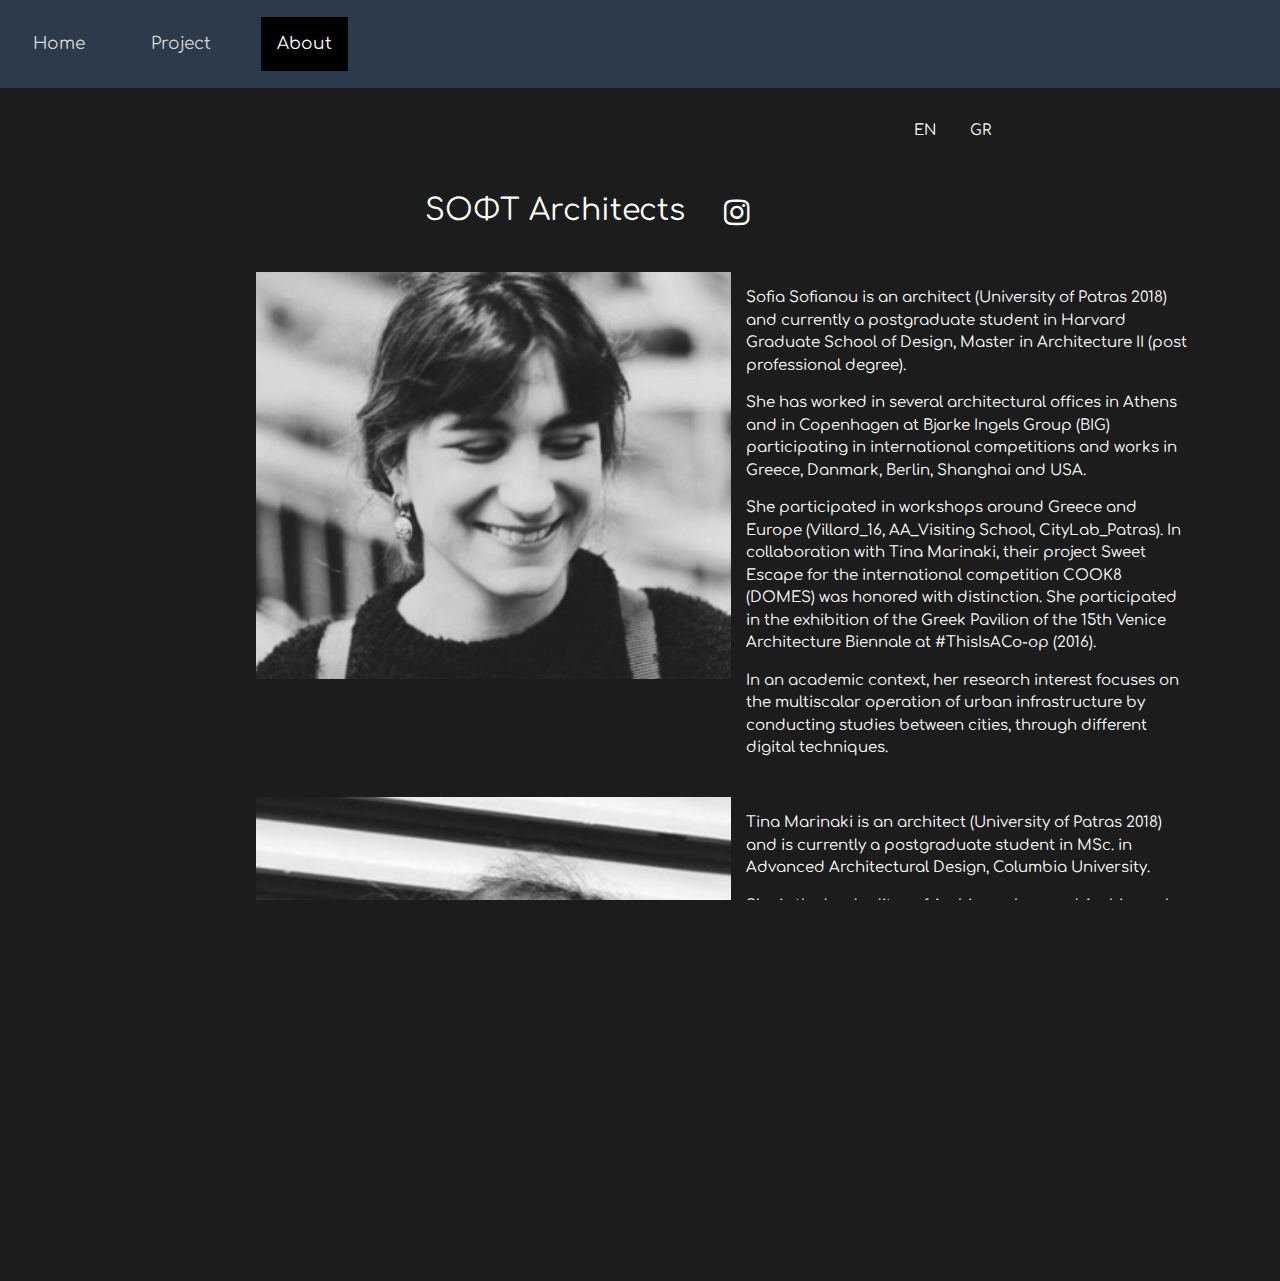
<file: about-en.html>
<!DOCTYPE html>
<html lang="en-GB" class="no-js no-svg">

<head>
    <meta charset="UTF-8">
    <meta http-equiv="X-UA-Compatible" content="IE=edge,chrome=1">
    <meta http-equiv="Content-Type" content="text/html; charset=UTF-8" />
    <meta name="viewport" content="user-scalable=no, width=device-width, initial-scale=1, maximum-scale=1" />
    <link rel="shortcut icon" href="http://the-school-of-athens.com/favicon.ico">
    <link rel="icon" type="image/png" sizes="32x32" href="http://the-school-of-athens.com/favicon.png">
    <meta name="msapplication-TileColor" content="#1c1c1c">
    <meta name="msapplication-navbutton-color" content="#1c1c1c">
    <meta name="theme-color" content="#000000">
    <meta name="apple-mobile-web-app-status-bar-style" content="#000000">
    <title>About &#8211;Inhabiting Imperfect Replicas</title>
    <link rel='dns-prefetch' href='//www.googletagmanager.com' />
    <link rel='dns-prefetch' href='//ajax.googleapis.com' />
    <link rel='dns-prefetch' href='//s.w.org' />
    <link rel="stylesheet" id="wp-block-library-css" href="admin/css/style.min.css" type="text/css" media="all">
    <link rel="stylesheet" id="theme-css" href="assets/css/theme.min.css" type="text/css" media="all">
    <link rel="stylesheet" href="https://www.w3schools.com/w3css/4/w3.css">
    <link href="https://fonts.googleapis.com/css2?family=Bebas+Neue&family=Comfortaa&display=swap" rel="stylesheet">
    <link rel="stylesheet" href="https://cdnjs.cloudflare.com/ajax/libs/font-awesome/4.7.0/css/font-awesome.min.css">
    <script type='text/javascript' src='https://www.googletagmanager.com/gtag/js?id=UA-119702286-1' async></script>
    <script type='text/javascript'>
        window.dataLayer = window.dataLayer || [];

        function gtag() {
            dataLayer.push(arguments);
        }
        gtag('js', new Date());
        gtag('config', 'UA-119702286-1', {
            "anonymize_ip": true
        });
    </script>
    <script type="text/javascript" src="assets/js/modernizr.min.js"></script>
    <script type='text/javascript' src='//ajax.googleapis.com/ajax/libs/jquery/3.2.1/jquery.min.js?ver=3.2.1'></script>
    <script type="text/javascript" src="assets/js/vendors.min.js"></script>
    <script type='text/javascript'>
        /* <![CDATA[ */
        var themeAjax = {
            "ajaxurl": "http:\/\/the-school-of-athens.com\/admin\/wp-admin\/admin-ajax.php",
            "nonce": "6d0df28bed"
        };
        /* ]]> */
    </script>
    <script type="text/javascript" src="assets/js/theme.min.js"></script>
    <link rel='https://api.w.org/' href='http://the-school-of-athens.com/wp-json/' />
    <link rel="canonical" href="project.html" />
    <link rel='shortlink' href='http://the-school-of-athens.com/?p=2' />
</head>

<body class="page-template page-template-template-about page-template-template-about-php page page-id-2 font-1" style="font-family: 'Comfortaa', cursive;">

    <div class="topnav" id="myTopnav">
        <a href="index.html"> Home</a>
        <a href="project.html">Project</a>
        <a href="about.html" class="active">About</a>
        <a href="javascript:void(0);" class="icon" onclick="navSlide()">
            <i class="fa fa-bars"></i>
        </a>
    </div>
    <!-- <nav class="topbar">
        <ul>
            <li><a href="index.html" class="">Home</a></li>
            <li><a href="about.html" class="">About</a></li>
        </ul>
    </nav> -->
    <header role="banner" style="margin: 10px 10px ;">
        <div class="container calc">
            <div class="langs right">
                <a href="about-en.html" style="cursor: pointer;">EN</a>
                <a href="about-gr.html" style="cursor: pointer;">GR</a>
            </div>
        </div>
        <!-- <h2 align="center"> INHABITING IMPERFECT REPLICAS </h2>
                <br> -->
    </header>
    <article style="margin-right: 5rem">
        <!-- <article> -->
        <div class="textwidget">
            <h2 style="font-family: 'Comfortaa', cursive; text-align: center;"> SOΦΤ Architects
                <a href="https://www.instagram.com/soft.architects/" target="_blank" class="gdlr-core-social-network-icon" title="instagram" rel="noopener noreferrer"><i class="fa fa-instagram"></i></a></h2>
        </div>


        <!--                 <div class="container "> -->


        <div class="content langed" id="s-en">
            <div class="wp-block-media-text is-stacked-on-mobile is-vertically-aligned-top">
                <figure class="wp-block-media-text__media"><img loading="lazy" width="30%" height="30%" src="images/sofia.png" alt="" class="wp-image-2234" /></figure>
                <div class="wp-block-media-text__content">

                    <p>Sofia Sofianou is an architect (University of Patras 2018) and currently a postgraduate student in Harvard Graduate School of Design, Master in Architecture II (post professional degree).</p>
                    <p> She has worked in several architectural offices in Athens and in Copenhagen at Bjarke Ingels Group (BIG) participating in international competitions and works in Greece, Danmark, Berlin, Shanghai and USA.</p>
                    <p> She participated in workshops around Greece and Europe (Villard_16, AA_Visiting School, CityLab_Patras). In collaboration with Tina Marinaki, their project Sweet Escape for the international competition COOK8 (DOMES) was honored with
                        distinction. She participated in the exhibition of the Greek Pavilion of the 15th Venice Architecture Biennale at #ThisIsACo-op (2016).</p>
                    <p> In an academic context, her research interest focuses on the multiscalar operation of urban infrastructure by conducting studies between cities, through different digital techniques.</p>
                    <br style="clear: both;">
                </div>
            </div>
        </div>
        <div class="content langed" id="t-en">
            <div class="wp-block-media-text is-stacked-on-mobile is-vertically-aligned-top">
                <figure class="wp-block-media-text__media"><img loading="lazy" width="30%" height="30%" src="images/tina.png" alt="" class="wp-image-2234" /></figure>
                <div class="wp-block-media-text__content">

                    <p>Tina Marinaki is an architect (University of Patras 2018) and is currently a postgraduate student in MSc. in Advanced Architectural Design, Columbia University.</p>
                    <p>She is the lead editor of Archisearch.gr and Archisearch The Paper Edition.</p>
                    <p>She has been working as an architect in several architectural offices in Athens and she has participated in various international architectural competitions with distinctions [mention in COOK8 with Sofia Sofianou], workshops [Rethink
                        the Night, Villard_16] and exhibitions [Caumme III/ PAUMME I DiARC, #ThisIsACo-op La Biennale di Venezia 2016].</p>
                    <p>She has also worked as a set designer assistant [Opera "Alcina", Theatre of Herodes Atticus, Carlo il Calvo -Markgräfliches Opernhaus Bayreuth 2020].</p>
                    <br style="clear: both;">
                </div>
            </div>




        </div>

        <!--         </div> -->
    </article>
    <div class="footer ">
        <p>inhabitingimperfectreplicas@gmail.com</p>
        <p style="font-size: 0.7rem ; margin-top: -10px "> ©2020 - developed by <a href="https://uk.linkedin.com/in/lida-petropoulou "> Lida Petropoulou </a></p>

    </div>
    <script src="app.js"></script>



</body>

</html
</file>
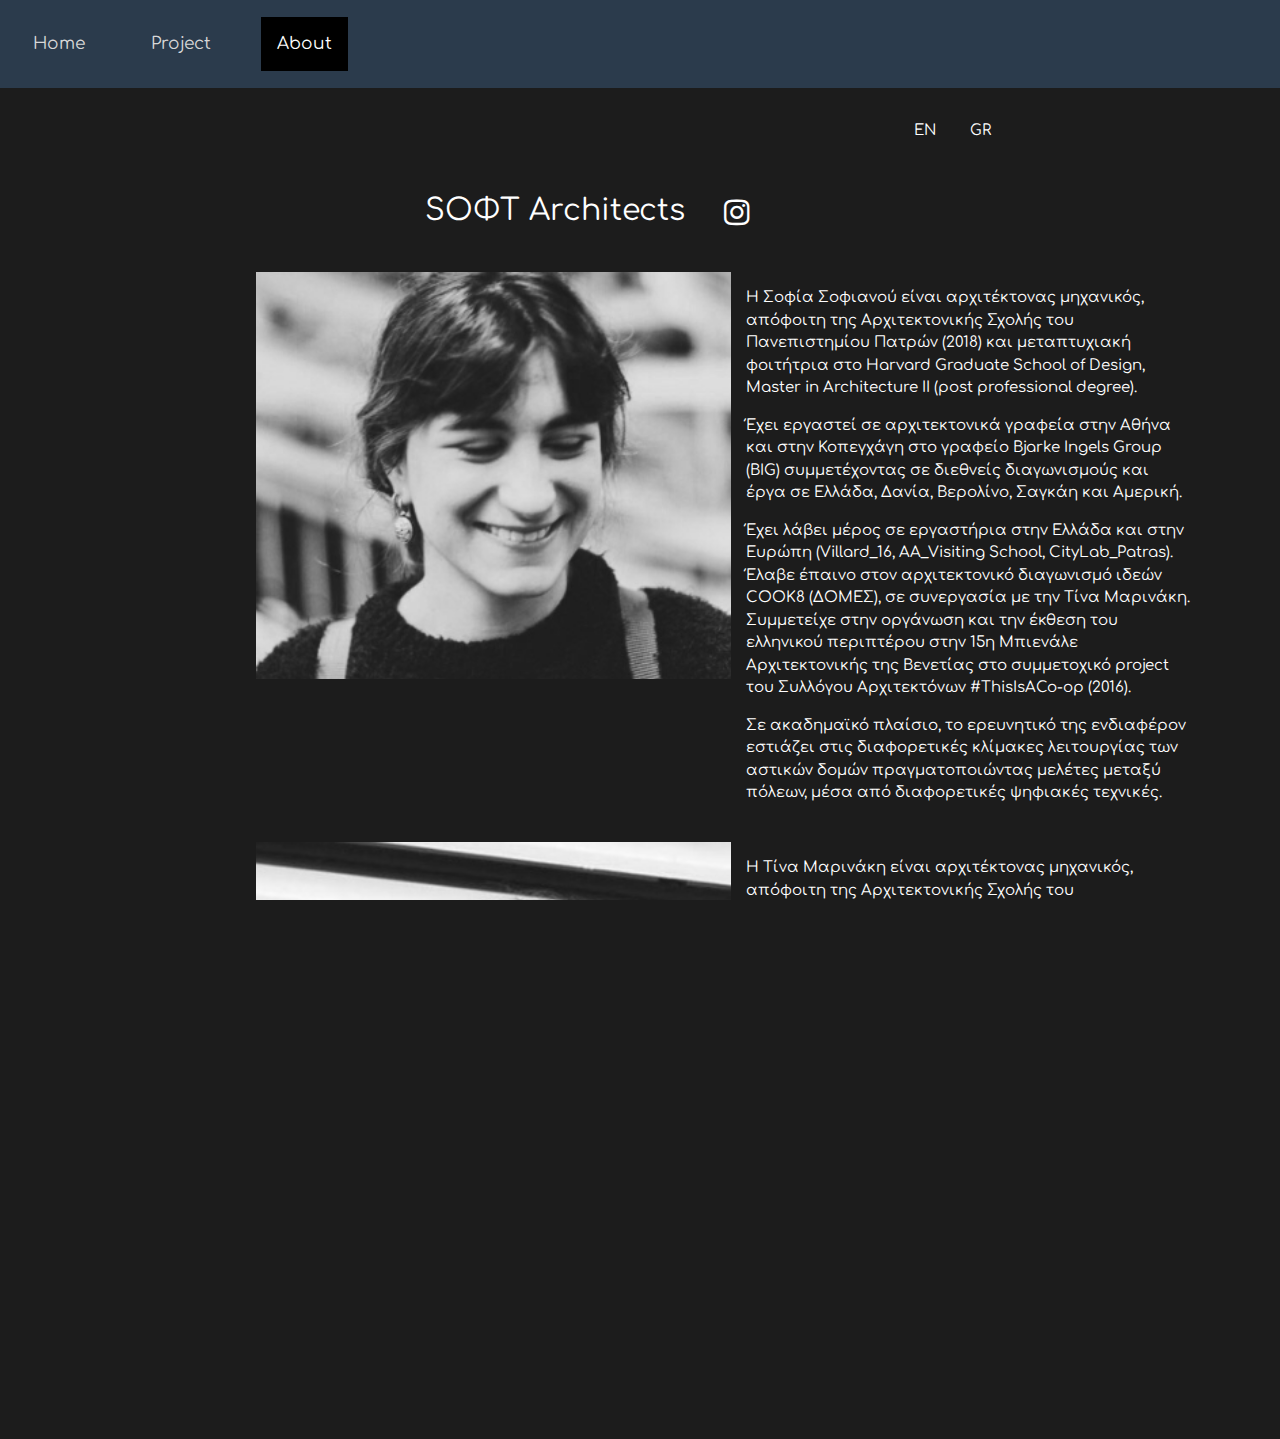
<file: about-gr.html>
<!DOCTYPE html>
<html lang="en-GB" class="no-js no-svg">

<head>
    <meta charset="UTF-8">
    <meta http-equiv="X-UA-Compatible" content="IE=edge,chrome=1">
    <meta http-equiv="Content-Type" content="text/html; charset=UTF-8" />
    <meta name="viewport" content="user-scalable=no, width=device-width, initial-scale=1, maximum-scale=1" />
    <link rel="shortcut icon" href="http://the-school-of-athens.com/favicon.ico">
    <link rel="icon" type="image/png" sizes="32x32" href="http://the-school-of-athens.com/favicon.png">
    <meta name="msapplication-TileColor" content="#1c1c1c">
    <meta name="msapplication-navbutton-color" content="#1c1c1c">
    <meta name="theme-color" content="#000000">
    <meta name="apple-mobile-web-app-status-bar-style" content="#000000">
    <title>About &#8211;Inhabiting Imperfect Replicas</title>
    <link rel='dns-prefetch' href='//www.googletagmanager.com' />
    <link rel='dns-prefetch' href='//ajax.googleapis.com' />
    <link rel='dns-prefetch' href='//s.w.org' />
    <link rel="stylesheet" id="wp-block-library-css" href="admin/css/style.min.css" type="text/css" media="all">
    <link rel="stylesheet" id="theme-css" href="assets/css/theme.min.css" type="text/css" media="all">
    <link rel="stylesheet" href="https://www.w3schools.com/w3css/4/w3.css">
    <link href="https://fonts.googleapis.com/css2?family=Bebas+Neue&family=Comfortaa&display=swap" rel="stylesheet">
    <link rel="stylesheet" href="https://cdnjs.cloudflare.com/ajax/libs/font-awesome/4.7.0/css/font-awesome.min.css">
    <script type='text/javascript' src='https://www.googletagmanager.com/gtag/js?id=UA-119702286-1' async></script>
    <script type='text/javascript'>
        window.dataLayer = window.dataLayer || [];

        function gtag() {
            dataLayer.push(arguments);
        }
        gtag('js', new Date());
        gtag('config', 'UA-119702286-1', {
            "anonymize_ip": true
        });
    </script>
    <script type="text/javascript" src="assets/js/modernizr.min.js"></script>
    <script type='text/javascript' src='//ajax.googleapis.com/ajax/libs/jquery/3.2.1/jquery.min.js?ver=3.2.1'></script>
    <script type="text/javascript" src="assets/js/vendors.min.js"></script>
    <script type='text/javascript'>
        /* <![CDATA[ */
        var themeAjax = {
            "ajaxurl": "http:\/\/the-school-of-athens.com\/admin\/wp-admin\/admin-ajax.php",
            "nonce": "6d0df28bed"
        };
        /* ]]> */
    </script>
    <script type="text/javascript" src="assets/js/theme.min.js"></script>
    <link rel='https://api.w.org/' href='http://the-school-of-athens.com/wp-json/' />
    <link rel="canonical" href="project.html" />
    <link rel='shortlink' href='http://the-school-of-athens.com/?p=2' />
</head>

<body class="page-template page-template-template-about page-template-template-about-php page page-id-2 font-1" style="font-family: 'Comfortaa', cursive;">

    <div class="topnav" id="myTopnav">
        <a href="index.html"> Home</a>
        <a href="project.html">Project</a>
        <a href="about-en.html" class="active">About</a>
        <a href="javascript:void(0);" class="icon" onclick="navSlide()">
            <i class="fa fa-bars"></i>
        </a>
    </div>

    <header role="banner" style="margin: 10px 10px ;">
        <div class="container calc">
            <div class="langs right">
                <a href="about-en.html" style="cursor: pointer;">EN</a>
                <a href="about-gr.html" style="cursor: pointer;">GR</a>
            </div>
        </div>
    </header>
    <article style="margin-right: 5rem">
        <div class="textwidget">
            <h2 style="font-family: 'Comfortaa', cursive; text-align: center;"> SOΦΤ Architects
                <a href="https://www.instagram.com/soft.architects/" target="_blank" class="gdlr-core-social-network-icon" title="instagram" rel="noopener noreferrer"><i class="fa fa-instagram"></i></a></h2>
        </div>


        <!--                 <div class="container "> -->


        <div class="content langed" id="s-gr">
            <div class="wp-block-media-text is-stacked-on-mobile is-vertically-aligned-top">
                <figure class="wp-block-media-text__media"><img loading="lazy" width="100%" height="100%" src="images/sofia.png" alt="" class="wp-image-2234" /></figure>
                <div class="wp-block-media-text__content">

                    <p> Η Σοφία Σοφιανού είναι αρχιτέκτονας μηχανικός, απόφοιτη της Αρχιτεκτονικής Σχολής του Πανεπιστημίου Πατρών (2018) και μεταπτυχιακή φοιτήτρια στο Harvard Graduate School of Design, Master in Architecture II (post professional degree).</p>
                    <p> Έχει εργαστεί σε αρχιτεκτονικά γραφεία στην Αθήνα και στην Κοπεγχάγη στο γραφείο Bjarke Ingels Group (BIG) συμμετέχοντας σε διεθνείς διαγωνισμούς και έργα σε Ελλάδα, Δανία, Βερολίνο, Σαγκάη και Αμερική.</p>
                    <p> Έχει λάβει μέρος σε εργαστήρια στην Ελλάδα και στην Ευρώπη (Villard_16, AA_Visiting School, CityLab_Patras). Έλαβε έπαινο στον αρχιτεκτονικό διαγωνισμό ιδεών COOK8 (ΔΟΜΕΣ), σε συνεργασία με την Τίνα Μαρινάκη. Συμμετείχε στην οργάνωση
                        και την έκθεση του ελληνικού περιπτέρου στην 15η Μπιενάλε Αρχιτεκτονικής της Βενετίας στο συμμετοχικό project του Συλλόγου Αρχιτεκτόνων #ThisIsACo-op (2016).</p>
                    <p> Σε ακαδημαϊκό πλαίσιο, το ερευνητικό της ενδιαφέρον εστιάζει στις διαφορετικές κλίμακες λειτουργίας των αστικών δομών πραγματοποιώντας μελέτες μεταξύ πόλεων, μέσα από διαφορετικές ψηφιακές τεχνικές.</p>
                    <br style="clear: both;">
                </div>
            </div>
        </div>
        <div class="content langed" id="t-gr">
            <div class="wp-block-media-text is-stacked-on-mobile is-vertically-aligned-top">
                <figure class="wp-block-media-text__media"><img loading="lazy" width="100%" height="100%" src="images/tina.png" alt="" class="wp-image-2234" /></figure>
                <div class="wp-block-media-text__content">

                    <p>Η Τίνα Μαρινάκη είναι αρχιτέκτονας μηχανικός, απόφοιτη της Αρχιτεκτονικής Σχολής του Πανεπιστημίου Πατρών (2018) και μεταπτυχιακή φοιτήτρια στο MSc. in Advanced Architectural Design, Columbia University.</p>
                    <p>Είναι αρχισυντάκτρια του Archisearch.gr και Archisearch The Paper Edition.</p>
                    <p>Έχει εργαστεί σε αρχιτεκτονικά γραφεία στην Αθήνα και έχει συμμετάσχει σε εθνικούς και διεθνείς διαγωνισμούς, εργαστήρια και εκθέσεις. Έλαβε έπαινο στον αρχιτεκτονικό διαγωνισμό ιδεών COOK8 (ΔΟΜΕΣ), σε συνεργασία με τη Σοφία Σοφιανού.
                        Συμμετείχε στην οργάνωση και την έκθεση του ελληνικού περιπτέρου στην 15η Μπιενάλε Αρχιτεκτονικής της Βενετίας στο συμμετοχικό project του Συλλόγου Αρχιτεκτόνων #ThisIsACo-op (2016). </p>
                    <p>Έχει, επίσης, εργαστεί ως βοηθός σκηνογράφου (Ανθρωποφύλακες - Θέατρο Κάρολος Κουν 2019, Alcina - Ωδείο Ηρώδου του Αττικού 2019, Carlo il Calvo -Markgräfliches Opernhaus Bayreuth 2020).</p>
                    <br style="clear: both;">
                </div>
            </div>




        </div>

        <!--         </div> -->
    </article>

    <div class="footer ">
        <p>inhabitingimperfectreplicas@gmail.com</p>
        <p style="font-size: 0.7rem ; margin-top: -10px "> ©2020 - developed by <a href="https://uk.linkedin.com/in/lida-petropoulou "> Lida Petropoulou </a></p>

    </div>
    <script src="app.js"></script>



</body>

</html>
</file>
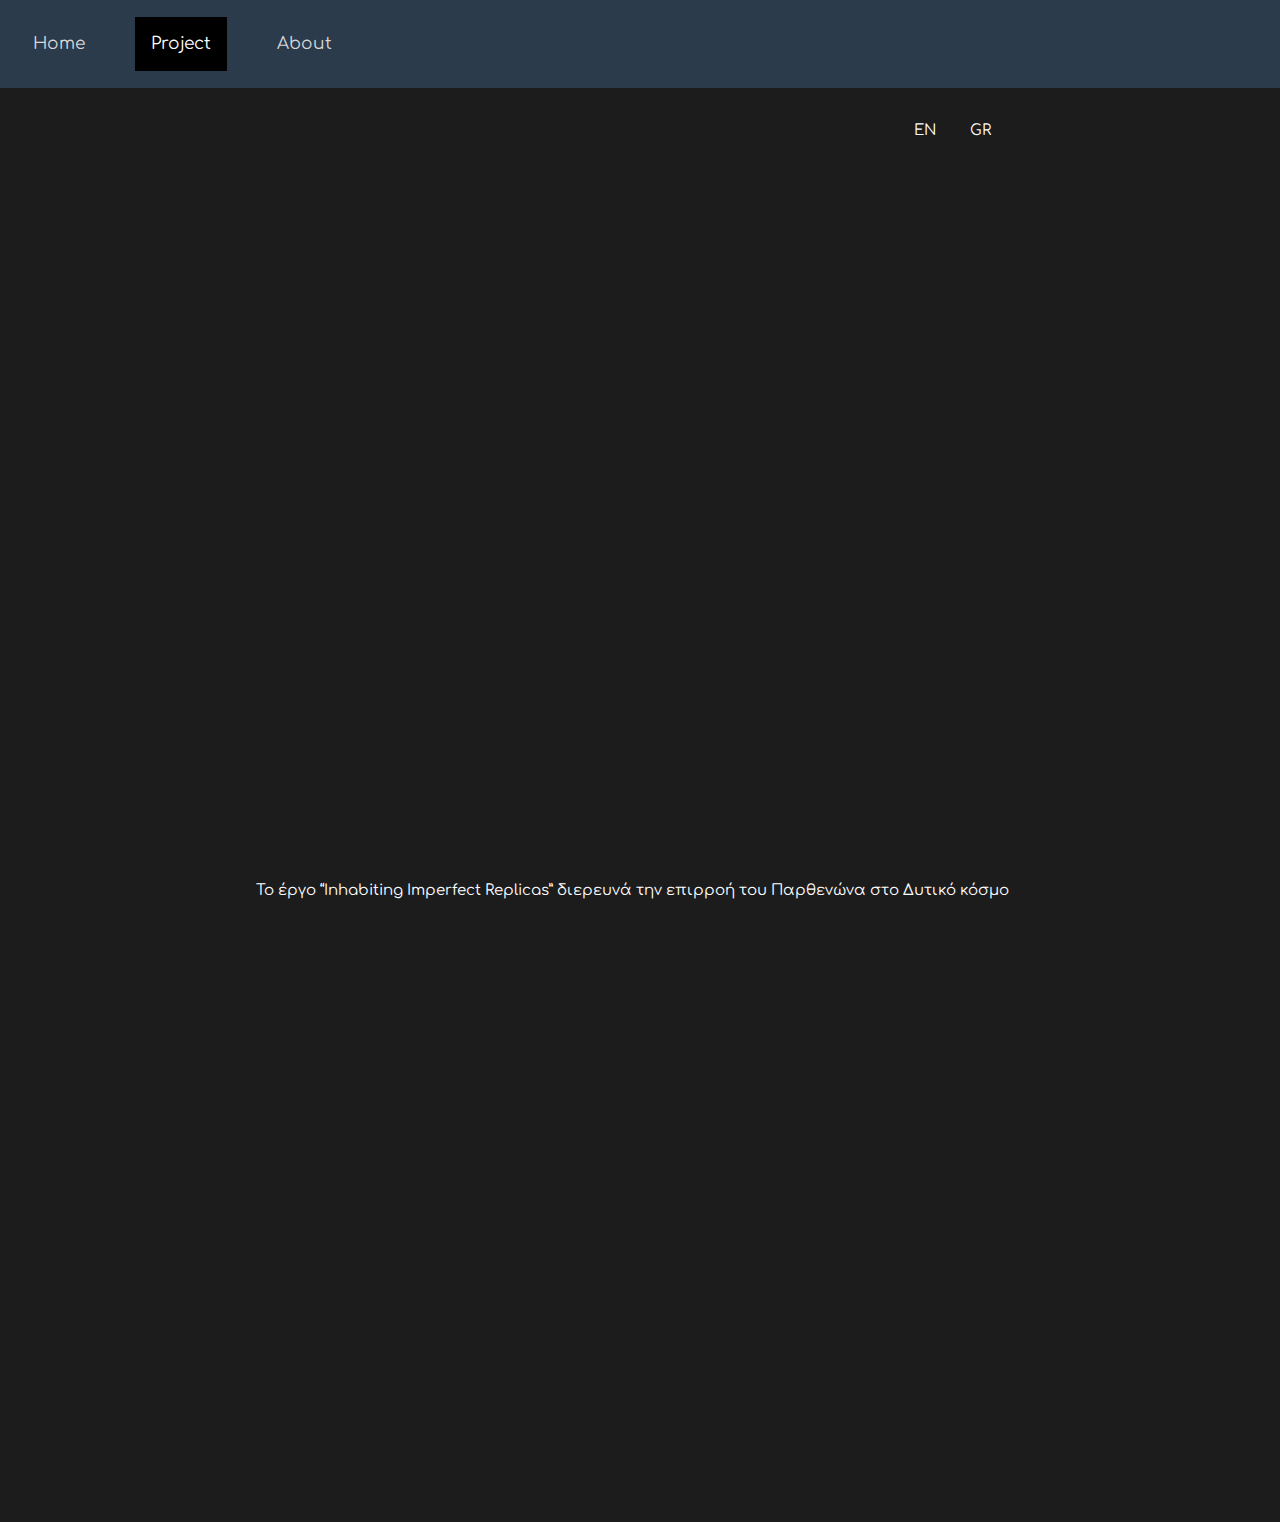
<file: project-gr.html>
<!DOCTYPE html>
<html lang="en-GB" class="no-js no-svg">

<head>
    <meta charset="UTF-8">
    <meta http-equiv="X-UA-Compatible" content="IE=edge,chrome=1">
    <meta http-equiv="Content-Type" content="text/html; charset=utf-8" />
    <meta name="viewport" content="user-scalable=no, width=device-width, initial-scale=1, maximum-scale=1" />
    <link rel="shortcut icon" href="http://the-school-of-athens.com/favicon.ico">
    <link rel="icon" type="image/png" sizes="32x32" href="http://the-school-of-athens.com/favicon.png">
    <meta name="msapplication-TileColor" content="#1c1c1c">
    <meta name="msapplication-navbutton-color" content="#1c1c1c">
    <meta name="theme-color" content="#000000">
    <meta name="apple-mobile-web-app-status-bar-style" content="#000000">
    <title>Project &#8211;Inhabiting Imperfect Replicas</title>
    <link rel='dns-prefetch' href='//www.googletagmanager.com' />
    <link rel='dns-prefetch' href='//ajax.googleapis.com' />
    <link rel='dns-prefetch' href='//s.w.org' />
    <link rel="stylesheet" id="wp-block-library-css" href="admin/css/style.min.css" type="text/css" media="all">
    <link rel="stylesheet" id="theme-css" href="assets/css/theme.min.css" type="text/css" media="all">
    <link rel="stylesheet" href="https://www.w3schools.com/w3css/4/w3.css">
    <link rel="stylesheet" href="https://cdnjs.cloudflare.com/ajax/libs/font-awesome/4.7.0/css/font-awesome.min.css">
    <link href="https://fonts.googleapis.com/css2?family=Bebas+Neue&family=Comfortaa&display=swap" rel="stylesheet">
    <script type='text/javascript' src='https://www.googletagmanager.com/gtag/js?id=UA-119702286-1' async></script>
    <script type='text/javascript'>
        window.dataLayer = window.dataLayer || [];

        function gtag() {
            dataLayer.push(arguments);
        }
        gtag('js', new Date());
        gtag('config', 'UA-119702286-1', {
            "anonymize_ip": true
        });
    </script>
    <script type="text/javascript" src="assets/js/modernizr.min.js"></script>
    <script type='text/javascript' src='//ajax.googleapis.com/ajax/libs/jquery/3.2.1/jquery.min.js?ver=3.2.1'></script>
    <script type="text/javascript" src="assets/js/vendors.min.js"></script>
    <script type='text/javascript'>
        /* <![CDATA[ */
        var themeAjax = {
            "ajaxurl": "http:\/\/the-school-of-athens.com\/admin\/wp-admin\/admin-ajax.php",
            "nonce": "6d0df28bed"
        };
        /* ]]> */
    </script>
    <script type="text/javascript" src="assets/js/theme.min.js"></script>
    <link rel='https://api.w.org/' href='http://the-school-of-athens.com/wp-json/' />
    <link rel="canonical" href="project.html" />
    <link rel='shortlink' href='http://the-school-of-athens.com/?p=2' />
</head>

<body class="page-template page-template-template-about page-template-template-about-php page page-id-2 font-1" style="font-family: 'Comfortaa', cursive;">

    <div class="topnav" id="myTopnav">
        <a href="index.html"> Home</a>
        <a href="project.html" class="active">Project</a>
        <a href="about-en.html">About</a>
        <a href="javascript:void(0);" class="icon" onclick="navSlide()">
            <i class="fa fa-bars"></i>
        </a>
    </div>
    <!-- <nav class="topbar">
        <ul>
            <li><a href="index.html" class="">Home</a></li>
            <li><a href="about.html" class="">About</a></li>
        </ul>
    </nav> -->
    <header role="banner" style="margin: 10px 1vh;">
        <div class="container calc">
            <div class="right langs">
                <a href="project.html" style="cursor: pointer;">EN</a>
                <a href="project-gr.html" style="cursor: pointer;">GR</a>
            </div>
        </div>
        <!-- <h2 align="center"> INHABITING IMPERFECT REPLICAS </h2>
                <br> -->
    </header>
    <!-- <article style="margin-right: 5rem; margin-left: 5rem;"> -->

    <div class="video-container">
        <!-- <iframe title="vimeo-player" src="https://player.vimeo.com/video/336812660" width="100%" height="100%" frameborder="0" allowfullscreen></iframe> -->
        <iframe src="https://player.vimeo.com/video/471810672" width="640" height="360" frameborder="0" allow="autoplay; fullscreen" allowfullscreen></iframe>
    </div>


    <div class="container ">

        <div class="content langed" style="margin-bottom: 30px;">
            <p>Το έργο “Inhabiting Imperfect Replicas” διερευνά την επιρροή του Παρθενώνα στο Δυτικό κόσμο μέσω της αναπαραγωγής της εικόνας του, που αποτελεί μία από τις πιο ευρέως αναγνωρίσιμες εικόνες μνημείων στον κόσμο, σύμβολο παγκόσμιων αξιών αριστείας,
                δημοκρατίας και τέχνης.</p>
            <p>Τα αναπαραστατικά μέσα και η αναπαραγωγής της εικόνας του Παρθενώνα καθιέρωσαν αρχιτεκτονικά επιχειρήματα και συνέβαλαν στην εδραίωση της μορφής του Παρθενώνα του 5ου αιώνα με την αφαίρεση όλων των μεταγενέστερων κτισμάτων, καθιστώντας δυσδιάκριτο
                το διαχωρισμό μεταξύ γνήσιου και αντιγράφου.</p>
            <p>Χάρη στη διάδοση της εικόνας του και στην επιρροή του στην ιστορία της αρχιτεκτονικής, ο Παρθενώνας αποτελεί το αρχιτεκτονικό έργο που έχει αντιγραφεί περισσότερο από κάθε άλλο στον κόσμο. Τα αντίγραφα του Παρθενώνα αναπαράγονται μέσω της
                ακριβούς αναπαραγωγής της κλασικής μορφής του, μέσω της ελεύθερη μίμησης ή μέσω του τύπου.</p>
            <p>Τα περισσότερα παραδείγματα αποτελούν αντίγραφα της εικονικής μορφής του Παρθενώνα, ανακατασκευάζοντας το ερείπιο και το διάκοσμο και ανατρέποντας την απουσία λειτουργίας του μνημείου. Τα «είδωλα» του Παρθενώνα συχνά αγνοούν τις χρωματικές
                λεπτομέρειες του πρωτοτύπου, διαστρεβλώνουν τις ακριβείς αναλογίες, την κλίμακα, τις οπτικές εκλεπτύνσεις ή τα υλικά κατασκευής.</p>
            <p>Αντίθετα με την εικόνα, η αναπαράσταση ορίζεται όχι ως μία μιμητική διαδικασία αναπαραγωγής μιάς ρεαλιστικής χωρικής συνθήκης, αλλά ως κατασκευή μιας πραγματικότητας. Η αναπαράσταση του Παρθενώνα ιστορικά συνδέεται με τη μεταφορά και απεικόνιση
                ιδεών και την κατασκευή μιάς εικόνας που υπόκεινται σε ιδεολογικούς και κοινωνικούς παράγοντες, ενώ στην αρχιτεκτονική συχνά συσχετίζεται με το μοντερνισμό.</p>
            <p>H αποδόμηση της εικόνας του ίδιου του μνημείου και της εκ νέου αναπαράστασής του επιχειρεί να επανερμηνεύσει και να ανατρέψει τη συμβολική λειτουργία του Παρθενώνα μέσω της οικειοποίησης των ομοιωμάτων του.</p>
        </div>


    </div>


    <!-- </article> -->
    <div class="footer ">
        <p>inhabitingimperfectreplicas@gmail.com</p>
        <p style="font-size: 0.7rem ; margin-top: -10px "> ©2020 - developed by <a href="https://uk.linkedin.com/in/lida-petropoulou "> Lida Petropoulou </a></p>

    </div>
    <script src="app.js"></script>



</body>

</html>
</file>
<file: admin/css/style.min.css>
.wp-block-audio figcaption {
    margin-top: 0.5em;
    margin-bottom: 1em;
}

.wp-block-audio audio {
    width: 100%;
    min-width: 300px;
}

.wp-block-button {
    color: #1c1c1c;
}

.wp-block-button.aligncenter {
    text-align: center;
}

.wp-block-button.alignright {
    text-align: right;
}

.wp-block-button__link {
    background-color: #32373c;
    border: none;
    border-radius: 28px;
    box-shadow: none;
    color: inherit;
    cursor: pointer;
    display: inline-block;
    font-size: 18px;
    margin: 0;
    padding: 12px 24px;
    text-align: center;
    text-decoration: none;
    overflow-wrap: break-word;
}

.wp-block-button__link:active,
.wp-block-button__link:focus,
.wp-block-button__link:hover,
.wp-block-button__link:visited {
    color: inherit;
}

.is-style-squared .wp-block-button__link {
    border-radius: 0;
}

.no-border-radius.wp-block-button__link {
    border-radius: 0!important;
}

.is-style-outline {
    color: #32373c;
}

.is-style-outline .wp-block-button__link {
    background-color: transparent;
    border: 2px solid;
}

.wp-block-calendar {
    text-align: center;
}

.wp-block-calendar tbody td,
.wp-block-calendar th {
    padding: 4px;
    border: 1px solid #e2e4e7;
}

.wp-block-calendar tfoot td {
    border: none;
}

.wp-block-calendar table {
    width: 100%;
    border-collapse: collapse;
    font-family: -apple-system, BlinkMacSystemFont, Segoe UI, Roboto, Oxygen-Sans, Ubuntu, Cantarell, Helvetica Neue, sans-serif;
}

.wp-block-calendar table th {
    font-weight: 400;
    background: #edeff0;
}

.wp-block-calendar a {
    text-decoration: underline;
}

.wp-block-calendar tfoot a {
    color: #00739c;
}

.wp-block-calendar table caption,
.wp-block-calendar table tbody {
    color: #40464d;
}

.wp-block-categories.alignleft {
    margin-right: 2em;
}

.wp-block-categories.alignright {
    margin-left: 2em;
}

.wp-block-columns {
    display: flex;
    margin-bottom: 28px;
    flex-wrap: wrap;
}

@media (min-width:782px) {
    .wp-block-columns {
        flex-wrap: nowrap;
    }
}

.wp-block-column {
    flex-grow: 1;
    min-width: 0;
    word-break: break-word;
    overflow-wrap: break-word;
}

@media (max-width:599px) {
    .wp-block-column {
        flex-basis: 100%!important;
    }
}

@media (min-width:600px) {
    .wp-block-column {
        flex-basis: calc(50% - 16px);
        flex-grow: 0;
    }
    .wp-block-column:nth-child(2n) {
        margin-left: 32px;
    }
}

@media (min-width:782px) {
    .wp-block-column:not(:first-child) {
        margin-left: 32px;
    }
}

.wp-block-columns.are-vertically-aligned-top {
    align-items: flex-start;
}

.wp-block-columns.are-vertically-aligned-center {
    align-items: center;
}

.wp-block-columns.are-vertically-aligned-bottom {
    align-items: flex-end;
}

.wp-block-column.is-vertically-aligned-top {
    align-self: flex-start;
}

.wp-block-column.is-vertically-aligned-center {
    -ms-grid-row-align: center;
    align-self: center;
}

.wp-block-column.is-vertically-aligned-bottom {
    align-self: flex-end;
}

.wp-block-cover,
.wp-block-cover-image {
    position: relative;
    background-color: #000;
    background-size: cover;
    background-position: 50%;
    min-height: 430px;
    height: 100%;
    width: 100%;
    display: flex;
    justify-content: center;
    align-items: center;
    overflow: hidden;
}

.wp-block-cover-image.has-parallax,
.wp-block-cover.has-parallax {
    background-attachment: fixed;
}

@supports (-webkit-overflow-scrolling:touch) {
    .wp-block-cover-image.has-parallax,
    .wp-block-cover.has-parallax {
        background-attachment: scroll;
    }
}

@media (prefers-reduced-motion:reduce) {
    .wp-block-cover-image.has-parallax,
    .wp-block-cover.has-parallax {
        background-attachment: scroll;
    }
}

.wp-block-cover-image.has-background-dim:before,
.wp-block-cover.has-background-dim:before {
    content: "";
    position: absolute;
    top: 0;
    left: 0;
    bottom: 0;
    right: 0;
    background-color: inherit;
    opacity: 0.5;
    z-index: 1;
}

.wp-block-cover-image.has-background-dim.has-background-dim-10:before,
.wp-block-cover.has-background-dim.has-background-dim-10:before {
    opacity: 0.1;
}

.wp-block-cover-image.has-background-dim.has-background-dim-20:before,
.wp-block-cover.has-background-dim.has-background-dim-20:before {
    opacity: 0.2;
}

.wp-block-cover-image.has-background-dim.has-background-dim-30:before,
.wp-block-cover.has-background-dim.has-background-dim-30:before {
    opacity: 0.3;
}

.wp-block-cover-image.has-background-dim.has-background-dim-40:before,
.wp-block-cover.has-background-dim.has-background-dim-40:before {
    opacity: 0.4;
}

.wp-block-cover-image.has-background-dim.has-background-dim-50:before,
.wp-block-cover.has-background-dim.has-background-dim-50:before {
    opacity: 0.5;
}

.wp-block-cover-image.has-background-dim.has-background-dim-60:before,
.wp-block-cover.has-background-dim.has-background-dim-60:before {
    opacity: 0.6;
}

.wp-block-cover-image.has-background-dim.has-background-dim-70:before,
.wp-block-cover.has-background-dim.has-background-dim-70:before {
    opacity: 0.7;
}

.wp-block-cover-image.has-background-dim.has-background-dim-80:before,
.wp-block-cover.has-background-dim.has-background-dim-80:before {
    opacity: 0.8;
}

.wp-block-cover-image.has-background-dim.has-background-dim-90:before,
.wp-block-cover.has-background-dim.has-background-dim-90:before {
    opacity: 0.9;
}

.wp-block-cover-image.has-background-dim.has-background-dim-100:before,
.wp-block-cover.has-background-dim.has-background-dim-100:before {
    opacity: 1;
}

.wp-block-cover-image.alignleft,
.wp-block-cover-image.alignright,
.wp-block-cover.alignleft,
.wp-block-cover.alignright {
    max-width: 305px;
    width: 100%;
}

.wp-block-cover-image:after,
.wp-block-cover:after {
    display: block;
    content: "";
    font-size: 0;
    min-height: inherit;
}

@supports (position:sticky) {
    .wp-block-cover-image:after,
    .wp-block-cover:after {
        content: none;
    }
}

.wp-block-cover-image.aligncenter,
.wp-block-cover-image.alignleft,
.wp-block-cover-image.alignright,
.wp-block-cover.aligncenter,
.wp-block-cover.alignleft,
.wp-block-cover.alignright {
    display: flex;
}

.wp-block-cover .wp-block-cover__inner-container,
.wp-block-cover-image .wp-block-cover__inner-container {
    width: calc(100% - 70px);
    z-index: 1;
    color: #f8f9f9;
}

.wp-block-cover .wp-block-subhead:not(.has-text-color),
.wp-block-cover h1:not(.has-text-color),
.wp-block-cover h2:not(.has-text-color),
.wp-block-cover h3:not(.has-text-color),
.wp-block-cover h4:not(.has-text-color),
.wp-block-cover h5:not(.has-text-color),
.wp-block-cover h6:not(.has-text-color),
.wp-block-cover p:not(.has-text-color),
.wp-block-cover-image .wp-block-subhead:not(.has-text-color),
.wp-block-cover-image h1:not(.has-text-color),
.wp-block-cover-image h2:not(.has-text-color),
.wp-block-cover-image h3:not(.has-text-color),
.wp-block-cover-image h4:not(.has-text-color),
.wp-block-cover-image h5:not(.has-text-color),
.wp-block-cover-image h6:not(.has-text-color),
.wp-block-cover-image p:not(.has-text-color) {
    color: inherit;
}

.wp-block-cover__video-background {
    position: absolute;
    top: 50%;
    left: 50%;
    transform: translateX(-50%) translateY(-50%);
    width: 100%;
    height: 100%;
    z-index: 0;
    -o-object-fit: cover;
    object-fit: cover;
}

.wp-block-cover-image-text,
.wp-block-cover-text,
section.wp-block-cover-image h2 {
    color: #1c1c1c;
}

.wp-block-cover-image-text a,
.wp-block-cover-image-text a:active,
.wp-block-cover-image-text a:focus,
.wp-block-cover-image-text a:hover,
.wp-block-cover-text a,
.wp-block-cover-text a:active,
.wp-block-cover-text a:focus,
.wp-block-cover-text a:hover,
section.wp-block-cover-image h2 a,
section.wp-block-cover-image h2 a:active,
section.wp-block-cover-image h2 a:focus,
section.wp-block-cover-image h2 a:hover {
    color: #1c1c1c;
}

.wp-block-cover-image .wp-block-cover.has-left-content {
    justify-content: flex-start;
}

.wp-block-cover-image .wp-block-cover.has-right-content {
    justify-content: flex-end;
}

.wp-block-cover-image.has-left-content .wp-block-cover-image-text,
.wp-block-cover.has-left-content .wp-block-cover-text,
section.wp-block-cover-image.has-left-content>h2 {
    margin-left: 0;
    text-align: left;
}

.wp-block-cover-image.has-right-content .wp-block-cover-image-text,
.wp-block-cover.has-right-content .wp-block-cover-text,
section.wp-block-cover-image.has-right-content>h2 {
    margin-right: 0;
    text-align: right;
}

.wp-block-cover .wp-block-cover-text,
.wp-block-cover-image .wp-block-cover-image-text,
section.wp-block-cover-image>h2 {
    font-size: 2em;
    line-height: 1.25;
    z-index: 1;
    margin-bottom: 0;
    max-width: 610px;
    padding: 14px;
    text-align: center;
}

.block-editor-block-list__block[data-type="core/embed"][data-align=left] .block-editor-block-list__block-edit,
.block-editor-block-list__block[data-type="core/embed"][data-align=right] .block-editor-block-list__block-edit,
.wp-block-embed.alignleft,
.wp-block-embed.alignright {
    max-width: 360px;
    width: 100%;
}

.wp-block-embed {
    margin-bottom: 1em;
}

.wp-block-embed figcaption {
    margin-top: 0.5em;
    margin-bottom: 1em;
}

.wp-embed-responsive .wp-block-embed.wp-embed-aspect-1-1 .wp-block-embed__wrapper,
.wp-embed-responsive .wp-block-embed.wp-embed-aspect-1-2 .wp-block-embed__wrapper,
.wp-embed-responsive .wp-block-embed.wp-embed-aspect-16-9 .wp-block-embed__wrapper,
.wp-embed-responsive .wp-block-embed.wp-embed-aspect-18-9 .wp-block-embed__wrapper,
.wp-embed-responsive .wp-block-embed.wp-embed-aspect-21-9 .wp-block-embed__wrapper,
.wp-embed-responsive .wp-block-embed.wp-embed-aspect-4-3 .wp-block-embed__wrapper,
.wp-embed-responsive .wp-block-embed.wp-embed-aspect-9-16 .wp-block-embed__wrapper {
    position: relative;
}

.wp-embed-responsive .wp-block-embed.wp-embed-aspect-1-1 .wp-block-embed__wrapper:before,
.wp-embed-responsive .wp-block-embed.wp-embed-aspect-1-2 .wp-block-embed__wrapper:before,
.wp-embed-responsive .wp-block-embed.wp-embed-aspect-16-9 .wp-block-embed__wrapper:before,
.wp-embed-responsive .wp-block-embed.wp-embed-aspect-18-9 .wp-block-embed__wrapper:before,
.wp-embed-responsive .wp-block-embed.wp-embed-aspect-21-9 .wp-block-embed__wrapper:before,
.wp-embed-responsive .wp-block-embed.wp-embed-aspect-4-3 .wp-block-embed__wrapper:before,
.wp-embed-responsive .wp-block-embed.wp-embed-aspect-9-16 .wp-block-embed__wrapper:before {
    content: "";
    display: block;
    padding-top: 50%;
}

.wp-embed-responsive .wp-block-embed.wp-embed-aspect-1-1 .wp-block-embed__wrapper iframe,
.wp-embed-responsive .wp-block-embed.wp-embed-aspect-1-2 .wp-block-embed__wrapper iframe,
.wp-embed-responsive .wp-block-embed.wp-embed-aspect-16-9 .wp-block-embed__wrapper iframe,
.wp-embed-responsive .wp-block-embed.wp-embed-aspect-18-9 .wp-block-embed__wrapper iframe,
.wp-embed-responsive .wp-block-embed.wp-embed-aspect-21-9 .wp-block-embed__wrapper iframe,
.wp-embed-responsive .wp-block-embed.wp-embed-aspect-4-3 .wp-block-embed__wrapper iframe,
.wp-embed-responsive .wp-block-embed.wp-embed-aspect-9-16 .wp-block-embed__wrapper iframe {
    position: absolute;
    top: 0;
    right: 0;
    bottom: 0;
    left: 0;
    width: 100%;
    height: 100%;
}

.wp-embed-responsive .wp-block-embed.wp-embed-aspect-21-9 .wp-block-embed__wrapper:before {
    padding-top: 42.85%;
}

.wp-embed-responsive .wp-block-embed.wp-embed-aspect-18-9 .wp-block-embed__wrapper:before {
    padding-top: 50%;
}

.wp-embed-responsive .wp-block-embed.wp-embed-aspect-16-9 .wp-block-embed__wrapper:before {
    padding-top: 56.25%;
}

.wp-embed-responsive .wp-block-embed.wp-embed-aspect-4-3 .wp-block-embed__wrapper:before {
    padding-top: 75%;
}

.wp-embed-responsive .wp-block-embed.wp-embed-aspect-1-1 .wp-block-embed__wrapper:before {
    padding-top: 100%;
}

.wp-embed-responsive .wp-block-embed.wp-embed-aspect-9-16 .wp-block-embed__wrapper:before {
    padding-top: 177.78%;
}

.wp-embed-responsive .wp-block-embed.wp-embed-aspect-1-2 .wp-block-embed__wrapper:before {
    padding-top: 200%;
}

.wp-block-file {
    margin-bottom: 1.5em;
}

.wp-block-file.aligncenter {
    text-align: center;
}

.wp-block-file.alignright {
    text-align: right;
}

.wp-block-file .wp-block-file__button {
    background: #32373c;
    border-radius: 2em;
    color: #1c1c1c;
    font-size: 13px;
    padding: 0.5em 1em;
}

.wp-block-file a.wp-block-file__button {
    text-decoration: none;
}

.wp-block-file a.wp-block-file__button:active,
.wp-block-file a.wp-block-file__button:focus,
.wp-block-file a.wp-block-file__button:hover,
.wp-block-file a.wp-block-file__button:visited {
    box-shadow: none;
    color: #1c1c1c;
    opacity: 0.85;
    text-decoration: none;
}

.wp-block-file *+.wp-block-file__button {
    margin-left: 0.75em;
}

.blocks-gallery-grid,
.wp-block-gallery {
    display: flex;
    flex-wrap: wrap;
    list-style-type: none;
    padding: 0;
    margin: 0;
}

.blocks-gallery-grid .blocks-gallery-image,
.blocks-gallery-grid .blocks-gallery-item,
.wp-block-gallery .blocks-gallery-image,
.wp-block-gallery .blocks-gallery-item {
    margin: 0 16px 16px 0;
    display: flex;
    flex-grow: 1;
    flex-direction: column;
    justify-content: center;
    position: relative;
}

.blocks-gallery-grid .blocks-gallery-image figure,
.blocks-gallery-grid .blocks-gallery-item figure,
.wp-block-gallery .blocks-gallery-image figure,
.wp-block-gallery .blocks-gallery-item figure {
    margin: 0;
    height: 100%;
}

@supports (position:sticky) {
    .blocks-gallery-grid .blocks-gallery-image figure,
    .blocks-gallery-grid .blocks-gallery-item figure,
    .wp-block-gallery .blocks-gallery-image figure,
    .wp-block-gallery .blocks-gallery-item figure {
        display: flex;
        align-items: flex-end;
        justify-content: flex-start;
    }
}

.blocks-gallery-grid .blocks-gallery-image img,
.blocks-gallery-grid .blocks-gallery-item img,
.wp-block-gallery .blocks-gallery-image img,
.wp-block-gallery .blocks-gallery-item img {
    display: block;
    max-width: 100%;
    height: auto;
    width: 100%;
}

@supports (position:sticky) {
    .blocks-gallery-grid .blocks-gallery-image img,
    .blocks-gallery-grid .blocks-gallery-item img,
    .wp-block-gallery .blocks-gallery-image img,
    .wp-block-gallery .blocks-gallery-item img {
        width: auto;
    }
}

.blocks-gallery-grid .blocks-gallery-image figcaption,
.blocks-gallery-grid .blocks-gallery-item figcaption,
.wp-block-gallery .blocks-gallery-image figcaption,
.wp-block-gallery .blocks-gallery-item figcaption {
    position: absolute;
    bottom: 0;
    width: 100%;
    max-height: 100%;
    overflow: auto;
    padding: 40px 10px 9px;
    color: #1c1c1c;
    text-align: center;
    font-size: 13px;
    background: linear-gradient(0deg, rgba(0, 0, 0, .7), rgba(0, 0, 0, .3) 70%, transparent);
}

.blocks-gallery-grid .blocks-gallery-image figcaption img,
.blocks-gallery-grid .blocks-gallery-item figcaption img,
.wp-block-gallery .blocks-gallery-image figcaption img,
.wp-block-gallery .blocks-gallery-item figcaption img {
    display: inline;
}

.blocks-gallery-grid.is-cropped .blocks-gallery-image a,
.blocks-gallery-grid.is-cropped .blocks-gallery-image img,
.blocks-gallery-grid.is-cropped .blocks-gallery-item a,
.blocks-gallery-grid.is-cropped .blocks-gallery-item img,
.wp-block-gallery.is-cropped .blocks-gallery-image a,
.wp-block-gallery.is-cropped .blocks-gallery-image img,
.wp-block-gallery.is-cropped .blocks-gallery-item a,
.wp-block-gallery.is-cropped .blocks-gallery-item img {
    width: 100%;
}

@supports (position:sticky) {
    .blocks-gallery-grid.is-cropped .blocks-gallery-image a,
    .blocks-gallery-grid.is-cropped .blocks-gallery-image img,
    .blocks-gallery-grid.is-cropped .blocks-gallery-item a,
    .blocks-gallery-grid.is-cropped .blocks-gallery-item img,
    .wp-block-gallery.is-cropped .blocks-gallery-image a,
    .wp-block-gallery.is-cropped .blocks-gallery-image img,
    .wp-block-gallery.is-cropped .blocks-gallery-item a,
    .wp-block-gallery.is-cropped .blocks-gallery-item img {
        height: 100%;
        flex: 1;
        -o-object-fit: cover;
        object-fit: cover;
    }
}

.blocks-gallery-grid .blocks-gallery-image,
.blocks-gallery-grid .blocks-gallery-item,
.wp-block-gallery .blocks-gallery-image,
.wp-block-gallery .blocks-gallery-item {
    width: calc((100% - 16px)/2);
}

.blocks-gallery-grid .blocks-gallery-image:nth-of-type(2n),
.blocks-gallery-grid .blocks-gallery-item:nth-of-type(2n),
.wp-block-gallery .blocks-gallery-image:nth-of-type(2n),
.wp-block-gallery .blocks-gallery-item:nth-of-type(2n) {
    margin-right: 0;
}

.blocks-gallery-grid.columns-1 .blocks-gallery-image,
.blocks-gallery-grid.columns-1 .blocks-gallery-item,
.wp-block-gallery.columns-1 .blocks-gallery-image,
.wp-block-gallery.columns-1 .blocks-gallery-item {
    width: 100%;
    margin-right: 0;
}

@media (min-width:600px) {
    .blocks-gallery-grid.columns-3 .blocks-gallery-image,
    .blocks-gallery-grid.columns-3 .blocks-gallery-item,
    .wp-block-gallery.columns-3 .blocks-gallery-image,
    .wp-block-gallery.columns-3 .blocks-gallery-item {
        width: calc((100% - 32px)/3);
        margin-right: 16px;
    }
    @supports (-ms-ime-align:auto) {
        .blocks-gallery-grid.columns-3 .blocks-gallery-image,
        .blocks-gallery-grid.columns-3 .blocks-gallery-item,
        .wp-block-gallery.columns-3 .blocks-gallery-image,
        .wp-block-gallery.columns-3 .blocks-gallery-item {
            width: calc((100% - 32px)/3 - 1px);
        }
    }
    .blocks-gallery-grid.columns-4 .blocks-gallery-image,
    .blocks-gallery-grid.columns-4 .blocks-gallery-item,
    .wp-block-gallery.columns-4 .blocks-gallery-image,
    .wp-block-gallery.columns-4 .blocks-gallery-item {
        width: calc((100% - 48px)/4);
        margin-right: 16px;
    }
    @supports (-ms-ime-align:auto) {
        .blocks-gallery-grid.columns-4 .blocks-gallery-image,
        .blocks-gallery-grid.columns-4 .blocks-gallery-item,
        .wp-block-gallery.columns-4 .blocks-gallery-image,
        .wp-block-gallery.columns-4 .blocks-gallery-item {
            width: calc((100% - 48px)/4 - 1px);
        }
    }
    .blocks-gallery-grid.columns-5 .blocks-gallery-image,
    .blocks-gallery-grid.columns-5 .blocks-gallery-item,
    .wp-block-gallery.columns-5 .blocks-gallery-image,
    .wp-block-gallery.columns-5 .blocks-gallery-item {
        width: calc((100% - 64px)/5);
        margin-right: 16px;
    }
    @supports (-ms-ime-align:auto) {
        .blocks-gallery-grid.columns-5 .blocks-gallery-image,
        .blocks-gallery-grid.columns-5 .blocks-gallery-item,
        .wp-block-gallery.columns-5 .blocks-gallery-image,
        .wp-block-gallery.columns-5 .blocks-gallery-item {
            width: calc((100% - 64px)/5 - 1px);
        }
    }
    .blocks-gallery-grid.columns-6 .blocks-gallery-image,
    .blocks-gallery-grid.columns-6 .blocks-gallery-item,
    .wp-block-gallery.columns-6 .blocks-gallery-image,
    .wp-block-gallery.columns-6 .blocks-gallery-item {
        width: calc((100% - 80px)/6);
        margin-right: 16px;
    }
@supports (-ms-ime-align:auto) {
    .blocks-gallery-grid.columns-6 .blocks-gallery-image,
    .blocks-gallery-grid.columns-6 .blocks-gallery-item,
    .wp-block-gallery.columns-6 .blocks-gallery-image,
    .wp-block-gallery.columns-6 .blocks-gallery-item {
        width: calc((100% - 80px)/6 - 1px);
    }
}
.blocks-gallery-grid.columns-7 .blocks-gallery-image,
.blocks-gallery-grid.columns-7 .blocks-gallery-item,
.wp-block-gallery.columns-7 .blocks-gallery-image,
.wp-block-gallery.columns-7 .blocks-gallery-item {
    width: calc((100% - 96px)/7);
    margin-right: 16px;
}
@supports (-ms-ime-align:auto) {
    .blocks-gallery-grid.columns-7 .blocks-gallery-image,
    .blocks-gallery-grid.columns-7 .blocks-gallery-item,
    .wp-block-gallery.columns-7 .blocks-gallery-image,
    .wp-block-gallery.columns-7 .blocks-gallery-item {
        width: calc((100% - 96px)/7 - 1px);
    }
}
.blocks-gallery-grid.columns-8 .blocks-gallery-image,
.blocks-gallery-grid.columns-8 .blocks-gallery-item,
.wp-block-gallery.columns-8 .blocks-gallery-image,
.wp-block-gallery.columns-8 .blocks-gallery-item {
    width: calc((100% - 112px)/8);
    margin-right: 16px;
}
@supports (-ms-ime-align:auto) {
    .blocks-gallery-grid.columns-8 .blocks-gallery-image,
    .blocks-gallery-grid.columns-8 .blocks-gallery-item,
    .wp-block-gallery.columns-8 .blocks-gallery-image,
    .wp-block-gallery.columns-8 .blocks-gallery-item {
        width: calc((100% - 112px)/8 - 1px);
    }
}
.blocks-gallery-grid.columns-1 .blocks-gallery-image:nth-of-type(1n),
.blocks-gallery-grid.columns-1 .blocks-gallery-item:nth-of-type(1n),
.wp-block-gallery.columns-1 .blocks-gallery-image:nth-of-type(1n),
.wp-block-gallery.columns-1 .blocks-gallery-item:nth-of-type(1n) {
    margin-right: 0;
}
.blocks-gallery-grid.columns-2 .blocks-gallery-image:nth-of-type(2n),
.blocks-gallery-grid.columns-2 .blocks-gallery-item:nth-of-type(2n),
.wp-block-gallery.columns-2 .blocks-gallery-image:nth-of-type(2n),
.wp-block-gallery.columns-2 .blocks-gallery-item:nth-of-type(2n) {
    margin-right: 0;
}
.blocks-gallery-grid.columns-3 .blocks-gallery-image:nth-of-type(3n),
.blocks-gallery-grid.columns-3 .blocks-gallery-item:nth-of-type(3n),
.wp-block-gallery.columns-3 .blocks-gallery-image:nth-of-type(3n),
.wp-block-gallery.columns-3 .blocks-gallery-item:nth-of-type(3n) {
    margin-right: 0;
}
.blocks-gallery-grid.columns-4 .blocks-gallery-image:nth-of-type(4n),
.blocks-gallery-grid.columns-4 .blocks-gallery-item:nth-of-type(4n),
.wp-block-gallery.columns-4 .blocks-gallery-image:nth-of-type(4n),
.wp-block-gallery.columns-4 .blocks-gallery-item:nth-of-type(4n) {
    margin-right: 0;
}
.blocks-gallery-grid.columns-5 .blocks-gallery-image:nth-of-type(5n),
.blocks-gallery-grid.columns-5 .blocks-gallery-item:nth-of-type(5n),
.wp-block-gallery.columns-5 .blocks-gallery-image:nth-of-type(5n),
.wp-block-gallery.columns-5 .blocks-gallery-item:nth-of-type(5n) {
    margin-right: 0;
}
.blocks-gallery-grid.columns-6 .blocks-gallery-image:nth-of-type(6n),
.blocks-gallery-grid.columns-6 .blocks-gallery-item:nth-of-type(6n),
.wp-block-gallery.columns-6 .blocks-gallery-image:nth-of-type(6n),
.wp-block-gallery.columns-6 .blocks-gallery-item:nth-of-type(6n) {
    margin-right: 0;
}
.blocks-gallery-grid.columns-7 .blocks-gallery-image:nth-of-type(7n),
.blocks-gallery-grid.columns-7 .blocks-gallery-item:nth-of-type(7n),
.wp-block-gallery.columns-7 .blocks-gallery-image:nth-of-type(7n),
.wp-block-gallery.columns-7 .blocks-gallery-item:nth-of-type(7n) {
    margin-right: 0;
}
.blocks-gallery-grid.columns-8 .blocks-gallery-image:nth-of-type(8n),
.blocks-gallery-grid.columns-8 .blocks-gallery-item:nth-of-type(8n),
.wp-block-gallery.columns-8 .blocks-gallery-image:nth-of-type(8n),
.wp-block-gallery.columns-8 .blocks-gallery-item:nth-of-type(8n) {
    margin-right: 0;
}
}

.blocks-gallery-grid .blocks-gallery-image:last-child,
.blocks-gallery-grid .blocks-gallery-item:last-child,
.wp-block-gallery .blocks-gallery-image:last-child,
.wp-block-gallery .blocks-gallery-item:last-child {
margin-right: 0;
}

.blocks-gallery-grid.alignleft,
.blocks-gallery-grid.alignright,
.wp-block-gallery.alignleft,
.wp-block-gallery.alignright {
max-width: 305px;
width: 100%;
}

.blocks-gallery-grid.aligncenter .blocks-gallery-item figure,
.wp-block-gallery.aligncenter .blocks-gallery-item figure {
justify-content: center;
}

.wp-block-image {
max-width: 100%;
margin-bottom: 1em;
}

.wp-block-image img {
max-width: 100%;
}

.wp-block-image.aligncenter {
text-align: center;
}

.wp-block-image.alignfull img,
.wp-block-image.alignwide img {
width: 100%;
}

.wp-block-image .aligncenter,
.wp-block-image .alignleft,
.wp-block-image .alignright,
.wp-block-image.is-resized {
display: table;
margin-left: 0;
margin-right: 0;
}

.wp-block-image .aligncenter>figcaption,
.wp-block-image .alignleft>figcaption,
.wp-block-image .alignright>figcaption,
.wp-block-image.is-resized>figcaption {
display: table-caption;
caption-side: bottom;
}

.wp-block-image .alignleft {
float: left;
margin-right: 1em;
}

.wp-block-image .alignright {
float: right;
margin-left: 1em;
}

.wp-block-image .aligncenter {
margin-left: auto;
margin-right: auto;
}

.wp-block-image figcaption {
margin-top: 0.5em;
margin-bottom: 1em;
}

.is-style-circle-mask img {
border-radius: 9999px;
}

@supports (mask-image:none) or (-webkit-mask-image:none) {
.is-style-circle-mask img {
    mask-image: url('data:image/svg+xml;utf8,<svg viewBox="0 0 100 100" xmlns="http://www.w3.org/2000/svg"><circle cx="50" cy="50" r="50"/></svg>');
    mask-mode: alpha;
    mask-repeat: no-repeat;
    mask-size: contain;
    mask-position: center;
    border-radius: none;
}
}

.wp-block-latest-comments__comment {
font-size: 15px;
line-height: 1.1;
list-style: none;
margin-bottom: 1em;
}

.has-avatars .wp-block-latest-comments__comment {
min-height: 36px;
list-style: none;
}

.has-avatars .wp-block-latest-comments__comment .wp-block-latest-comments__comment-excerpt,
.has-avatars .wp-block-latest-comments__comment .wp-block-latest-comments__comment-meta {
margin-left: 52px;
}

.has-dates .wp-block-latest-comments__comment,
.has-excerpts .wp-block-latest-comments__comment {
line-height: 1.5;
}

.wp-block-latest-comments__comment-excerpt p {
font-size: 14px;
line-height: 1.8;
margin: 5px 0 20px;
}

.wp-block-latest-comments__comment-date {
color: #8f98a1;
display: block;
font-size: 12px;
}

.wp-block-latest-comments .avatar,
.wp-block-latest-comments__comment-avatar {
border-radius: 24px;
display: block;
float: left;
height: 40px;
margin-right: 12px;
width: 40px;
}

.wp-block-latest-posts.alignleft {
margin-right: 2em;
}

.wp-block-latest-posts.alignright {
margin-left: 2em;
}

.wp-block-latest-posts.wp-block-latest-posts__list {
list-style: none;
}

.wp-block-latest-posts.is-grid {
display: flex;
flex-wrap: wrap;
padding: 0;
}

.wp-block-latest-posts.is-grid li {
margin: 0 16px 16px 0;
width: 100%;
}

@media (min-width:600px) {
.wp-block-latest-posts.columns-2 li {
    width: calc(50% - 16px);
}
.wp-block-latest-posts.columns-3 li {
    width: calc(33.33333% - 16px);
}
.wp-block-latest-posts.columns-4 li {
    width: calc(25% - 16px);
}
.wp-block-latest-posts.columns-5 li {
    width: calc(20% - 16px);
}
.wp-block-latest-posts.columns-6 li {
    width: calc(16.66667% - 16px);
}
}

.wp-block-latest-posts__post-date {
display: block;
color: #6c7781;
font-size: 13px;
}

.wp-block-latest-posts__post-excerpt {
margin-top: 8px;
margin-bottom: 16px;
}

.wp-block-media-text {
display: -ms-grid;
display: grid;
-ms-grid-rows: auto;
grid-template-rows: auto;
-ms-grid-columns: 50% 1fr;
grid-template-columns: 50% 1fr;
}

.wp-block-media-text .has-media-on-the-right {
-ms-grid-columns: 1fr 50%;
grid-template-columns: 1fr 50%;
}

.wp-block-media-text.is-vertically-aligned-top .wp-block-media-text__content,
.wp-block-media-text.is-vertically-aligned-top .wp-block-media-text__media {
    -ms-grid-row-align: start;
    align-self: start;
}

.wp-block-media-text .wp-block-media-text__content,
.wp-block-media-text .wp-block-media-text__media,
.wp-block-media-text.is-vertically-aligned-center .wp-block-media-text__content,
.wp-block-media-text.is-vertically-aligned-center .wp-block-media-text__media {
    -ms-grid-row-align: center;
    align-self: center;
}

.wp-block-media-text.is-vertically-aligned-bottom .wp-block-media-text__content,
.wp-block-media-text.is-vertically-aligned-bottom .wp-block-media-text__media {
    -ms-grid-row-align: end;
    align-self: end;
}

.wp-block-media-text .wp-block-media-text__media {
    -ms-grid-column: 1;
    grid-column: 1;
    -ms-grid-row: 1;
    grid-row: 1;
    margin: 0;
}

.wp-block-media-text .wp-block-media-text__content {
    word-break: break-word;
    padding: 0 8%;
    margin: 10px 10px;
    padding: 5px;
}

.wp-block-media-text .wp-block-media-text__content,
.wp-block-media-text.has-media-on-the-right .wp-block-media-text__media {
    -ms-grid-column: 2;
    grid-column: 2;
    -ms-grid-row: 1;
    grid-row: 1;
}

.wp-block-media-text.has-media-on-the-right .wp-block-media-text__content {
    -ms-grid-column: 1;
    grid-column: 1;
    -ms-grid-row: 1;
    grid-row: 1;
}

.wp-block-media-text>figure>img,
.wp-block-media-text>figure>video {
    max-width: unset;
    width: 100%;
    vertical-align: middle;
}

.wp-block-media-text.is-image-fill figure {
    height: 100%;
    min-height: 250px;
    background-size: cover;
}

.wp-block-media-text.is-image-fill figure>img {
    position: absolute;
    width: 1px;
    height: 1px;
    padding: 0;
    margin: -1px;
    overflow: hidden;
    clip: rect(0, 0, 0, 0);
    border: 0;
}

@media (max-width:600px) {
    .wp-block-media-text.is-stacked-on-mobile {
        -ms-grid-columns: 100%!important;
        grid-template-columns: 100%!important;
    }
    .wp-block-media-text.is-stacked-on-mobile .wp-block-media-text__media {
        -ms-grid-column: 1;
        grid-column: 1;
        -ms-grid-row: 1;
        grid-row: 1;
    }
    .wp-block-media-text.is-stacked-on-mobile .wp-block-media-text__content,
    .wp-block-media-text.is-stacked-on-mobile.has-media-on-the-right .wp-block-media-text__media {
        -ms-grid-column: 1;
        grid-column: 1;
        -ms-grid-row: 2;
        grid-row: 2;
    }
    .wp-block-media-text.is-stacked-on-mobile.has-media-on-the-right .wp-block-media-text__content {
        -ms-grid-column: 1;
        grid-column: 1;
        -ms-grid-row: 1;
        grid-row: 1;
    }
}

.is-small-text {
    font-size: 14px;
}

.is-regular-text {
    font-size: 16px;
}

.is-large-text {
    font-size: 36px;
}

.is-larger-text {
    font-size: 48px;
}

.has-drop-cap:not(:focus):first-letter {
    float: left;
    font-size: 8.4em;
    line-height: 0.68;
    font-weight: 100;
    margin: 0.05em 0.1em 0 0;
    text-transform: uppercase;
    font-style: normal;
}

.has-drop-cap:not(:focus):after {
    content: "";
    display: table;
    clear: both;
    padding-top: 14px;
}

p.has-background {
    padding: 20px 30px;
}

p.has-text-color a {
    color: inherit;
}

.wp-block-pullquote {
    padding: 3em 0;
    margin-left: 0;
    margin-right: 0;
    text-align: center;
}

.wp-block-pullquote.alignleft,
.wp-block-pullquote.alignright {
    max-width: 305px;
}

.wp-block-pullquote.alignleft p,
.wp-block-pullquote.alignright p {
    font-size: 50px;
    padding: 50px;
    margin: 50px 50px;
}

.wp-block-pullquote p {
    font-size: 28px;
    line-height: 1.6;
}

.wp-block-pullquote cite,
.wp-block-pullquote footer {
    position: relative;
}

.wp-block-pullquote .has-text-color a {
    color: inherit;
}

.wp-block-pullquote:not(.is-style-solid-color) {
    background: none;
}

.wp-block-pullquote.is-style-solid-color {
    border: none;
}

.wp-block-pullquote.is-style-solid-color blockquote {
    margin-left: auto;
    margin-right: auto;
    text-align: left;
    max-width: 60%;
}

.wp-block-pullquote.is-style-solid-color blockquote p {
    margin-top: 0;
    margin-bottom: 0;
    font-size: 32px;
}

.wp-block-pullquote.is-style-solid-color blockquote cite {
    text-transform: none;
    font-style: normal;
}

.wp-block-pullquote cite {
    color: inherit;
}

.wp-block-quote.is-large,
.wp-block-quote.is-style-large {
    margin: 0 0 16px;
    padding: 0 1em;
}

.wp-block-quote.is-large p,
.wp-block-quote.is-style-large p {
    font-size: 24px;
    font-style: italic;
    line-height: 1.6;
}

.wp-block-quote.is-large cite,
.wp-block-quote.is-large footer,
.wp-block-quote.is-style-large cite,
.wp-block-quote.is-style-large footer {
    font-size: 18px;
    text-align: right;
}

.wp-block-rss.alignleft {
    margin-right: 2em;
}

.wp-block-rss.alignright {
    margin-left: 2em;
}

.wp-block-rss.is-grid {
    display: flex;
    flex-wrap: wrap;
    padding: 0;
    list-style: none;
}

.wp-block-rss.is-grid li {
    margin: 0 16px 16px 0;
    width: 100%;
}

@media (min-width:600px) {
    .wp-block-rss.columns-2 li {
        width: calc(50% - 16px);
    }
    .wp-block-rss.columns-3 li {
        width: calc(33.33333% - 16px);
    }
    .wp-block-rss.columns-4 li {
        width: calc(25% - 16px);
    }
    .wp-block-rss.columns-5 li {
        width: calc(20% - 16px);
    }
    .wp-block-rss.columns-6 li {
        width: calc(16.66667% - 16px);
    }
}


.wp-block-rss__item-author,
.wp-block-rss__item-publish-date {
    display: block;
    color: #6c7781;
    font-size: 13px;
}

.wp-block-search {
    display: flex;
    flex-wrap: wrap;
}

.wp-block-search .wp-block-search__label {
    width: 100%;
}

.wp-block-search .wp-block-search__input {
    flex-grow: 1;
}

.wp-block-search .wp-block-search__button {
    margin-left: 10px;
}

.wp-block-separator.is-style-wide {
    border-bottom-width: 1px;
}

.wp-block-separator.is-style-dots {
    background: none!important;
    border: none;
    text-align: center;
    max-width: none;
    line-height: 1;
    height: auto;
}

.wp-block-separator.is-style-dots:before {
    content: "\00b7 \00b7 \00b7";
    color: currentColor;
    font-size: 20px;
    letter-spacing: 2em;
    padding-left: 2em;
    font-family: serif;
}

.wp-block-social-links {
    display: flex;
    justify-content: flex-start;
    padding-left: 0;
    padding-right: 0;
    margin-left: 0;
}

.wp-social-link {
    width: 36px;
    height: 36px;
    border-radius: 36px;
    margin-right: 8px;
}

.wp-social-link,
.wp-social-link a {
    display: block;
    transition: transform 0.1s ease;
}

.wp-social-link a {
    padding: 6px;
    line-height: 0;
}

.wp-social-link a,
.wp-social-link a:active,
.wp-social-link a:hover,
.wp-social-link a:visited,
.wp-social-link svg {
    color: currentColor;
    fill: currentColor;
}

.wp-social-link:hover {
    transform: scale(1.1);
}

.wp-block-social-links.aligncenter {
    justify-content: center;
    display: flex;
}

.wp-block-social-links:not(.is-style-logos-only) .wp-social-link {
    background-color: #f0f0f0;
    color: #444;
}

.wp-block-social-links:not(.is-style-logos-only) .wp-social-link-amazon {
    background-color: #f90;
    color: #1c1c1c;
}

.wp-block-social-links:not(.is-style-logos-only) .wp-social-link-bandcamp {
    background-color: #1ea0c3;
    color: #1c1c1c;
}

.wp-block-social-links:not(.is-style-logos-only) .wp-social-link-behance {
    background-color: #0757fe;
    color: #1c1c1c;
}

.wp-block-social-links:not(.is-style-logos-only) .wp-social-link-codepen {
    background-color: #1e1f26;
    color: #1c1c1c;
}

.wp-block-social-links:not(.is-style-logos-only) .wp-social-link-deviantart {
    background-color: #02e49b;
    color: #1c1c1c;
}

.wp-block-social-links:not(.is-style-logos-only) .wp-social-link-dribbble {
    background-color: #e94c89;
    color: #1c1c1c;
}

.wp-block-social-links:not(.is-style-logos-only) .wp-social-link-dropbox {
    background-color: #4280ff;
    color: #1c1c1c;
}

.wp-block-social-links:not(.is-style-logos-only) .wp-social-link-etsy {
    background-color: #f45800;
    color: #1c1c1c;
}

.wp-block-social-links:not(.is-style-logos-only) .wp-social-link-facebook {
    background-color: #1977f2;
    color: #1c1c1c;
}

.wp-block-social-links:not(.is-style-logos-only) .wp-social-link-fivehundredpx {
    background-color: #000;
    color: #1c1c1c;
}

.wp-block-social-links:not(.is-style-logos-only) .wp-social-link-flickr {
    background-color: #0461dd;
    color: #1c1c1c;
}

.wp-block-social-links:not(.is-style-logos-only) .wp-social-link-foursquare {
    background-color: #e65678;
    color: #1c1c1c;
}

.wp-block-social-links:not(.is-style-logos-only) .wp-social-link-github {
    background-color: #24292d;
    color: #1c1c1c;
}

.wp-block-social-links:not(.is-style-logos-only) .wp-social-link-goodreads {
    background-color: #eceadd;
    color: #382110;
}

.wp-block-social-links:not(.is-style-logos-only) .wp-social-link-google {
    background-color: #ea4434;
    color: #1c1c1c;
}

.wp-block-social-links:not(.is-style-logos-only) .wp-social-link-instagram {
    background-color: #f00075;
    color: #1c1c1c;
}

.wp-block-social-links:not(.is-style-logos-only) .wp-social-link-lastfm {
    background-color: #e21b24;
    color: #1c1c1c;
}

.wp-block-social-links:not(.is-style-logos-only) .wp-social-link-linkedin {
    background-color: #0577b5;
    color: #1c1c1c;
}

.wp-block-social-links:not(.is-style-logos-only) .wp-social-link-mastodon {
    background-color: #3288d4;
    color: #1c1c1c;
}

.wp-block-social-links:not(.is-style-logos-only) .wp-social-link-medium {
    background-color: #02ab6c;
    color: #1c1c1c;
}

.wp-block-social-links:not(.is-style-logos-only) .wp-social-link-meetup {
    background-color: #f6405f;
    color: #1c1c1c;
}

.wp-block-social-links:not(.is-style-logos-only) .wp-social-link-pinterest {
    background-color: #e60122;
    color: #1c1c1c;
}

.wp-block-social-links:not(.is-style-logos-only) .wp-social-link-pocket {
    background-color: #ef4155;
    color: #1c1c1c;
}

.wp-block-social-links:not(.is-style-logos-only) .wp-social-link-reddit {
    background-color: #fe4500;
    color: #1c1c1c;
}

.wp-block-social-links:not(.is-style-logos-only) .wp-social-link-skype {
    background-color: #0478d7;
    color: #1c1c1c;
}

.wp-block-social-links:not(.is-style-logos-only) .wp-social-link-snapchat {
    background-color: #fefc00;
    color: #1c1c1c;
    stroke: #000;
}

.wp-block-social-links:not(.is-style-logos-only) .wp-social-link-soundcloud {
    background-color: #ff5600;
    color: #1c1c1c;
}

.wp-block-social-links:not(.is-style-logos-only) .wp-social-link-spotify {
    background-color: #1bd760;
    color: #1c1c1c;
}

.wp-block-social-links:not(.is-style-logos-only) .wp-social-link-tumblr {
    background-color: #011835;
    color: #1c1c1c;
}

.wp-block-social-links:not(.is-style-logos-only) .wp-social-link-twitch {
    background-color: #6440a4;
    color: #1c1c1c;
}

.wp-block-social-links:not(.is-style-logos-only) .wp-social-link-twitter {
    background-color: #21a1f3;
    color: #1c1c1c;
}

.wp-block-social-links:not(.is-style-logos-only) .wp-social-link-vimeo {
    background-color: #1eb7ea;
    color: #1c1c1c;
}

.wp-block-social-links:not(.is-style-logos-only) .wp-social-link-vk {
    background-color: #4680c2;
    color: #1c1c1c;
}

.wp-block-social-links:not(.is-style-logos-only) .wp-social-link-wordpress {
    background-color: #3499cd;
    color: #1c1c1c;
}

.wp-block-social-links:not(.is-style-logos-only) .wp-social-link-yelp {
    background-color: #d32422;
    color: #1c1c1c;
}

.wp-block-social-links:not(.is-style-logos-only) .wp-social-link-youtube {
    background-color: #ff0100;
    color: #1c1c1c;
}

.wp-block-social-links.is-style-logos-only .wp-social-link {
    background: none;
    padding: 4px;
}

.wp-block-social-links.is-style-logos-only .wp-social-link svg {
    width: 28px;
    height: 28px;
}

.wp-block-social-links.is-style-logos-only .wp-social-link-amazon {
    color: #f90;
}

.wp-block-social-links.is-style-logos-only .wp-social-link-bandcamp {
    color: #1ea0c3;
}

.wp-block-social-links.is-style-logos-only .wp-social-link-behance {
    color: #0757fe;
}

.wp-block-social-links.is-style-logos-only .wp-social-link-codepen {
    color: #1e1f26;
}

.wp-block-social-links.is-style-logos-only .wp-social-link-deviantart {
    color: #02e49b;
}

.wp-block-social-links.is-style-logos-only .wp-social-link-dribbble {
    color: #e94c89;
}

.wp-block-social-links.is-style-logos-only .wp-social-link-dropbox {
    color: #4280ff;
}

.wp-block-social-links.is-style-logos-only .wp-social-link-etsy {
    color: #f45800;
}

.wp-block-social-links.is-style-logos-only .wp-social-link-facebook {
    color: #1977f2;
}

.wp-block-social-links.is-style-logos-only .wp-social-link-fivehundredpx {
    color: #000;
}

.wp-block-social-links.is-style-logos-only .wp-social-link-flickr {
    color: #0461dd;
}

.wp-block-social-links.is-style-logos-only .wp-social-link-foursquare {
    color: #e65678;
}

.wp-block-social-links.is-style-logos-only .wp-social-link-github {
    color: #24292d;
}

.wp-block-social-links.is-style-logos-only .wp-social-link-goodreads {
    color: #382110;
}

.wp-block-social-links.is-style-logos-only .wp-social-link-google {
    color: #ea4434;
}

.wp-block-social-links.is-style-logos-only .wp-social-link-instagram {
    color: #f00075;
}

.wp-block-social-links.is-style-logos-only .wp-social-link-lastfm {
    color: #e21b24;
}

.wp-block-social-links.is-style-logos-only .wp-social-link-linkedin {
    color: #0577b5;
}

.wp-block-social-links.is-style-logos-only .wp-social-link-mastodon {
    color: #3288d4;
}

.wp-block-social-links.is-style-logos-only .wp-social-link-medium {
    color: #02ab6c;
}

.wp-block-social-links.is-style-logos-only .wp-social-link-meetup {
    color: #f6405f;
}

.wp-block-social-links.is-style-logos-only .wp-social-link-pinterest {
    color: #e60122;
}

.wp-block-social-links.is-style-logos-only .wp-social-link-pocket {
    color: #ef4155;
}

.wp-block-social-links.is-style-logos-only .wp-social-link-reddit {
    color: #fe4500;
}

.wp-block-social-links.is-style-logos-only .wp-social-link-skype {
    color: #0478d7;
}

.wp-block-social-links.is-style-logos-only .wp-social-link-snapchat {
    color: #1c1c1c;
    stroke: #000;
}

.wp-block-social-links.is-style-logos-only .wp-social-link-soundcloud {
    color: #ff5600;
}

.wp-block-social-links.is-style-logos-only .wp-social-link-spotify {
    color: #1bd760;
}

.wp-block-social-links.is-style-logos-only .wp-social-link-tumblr {
    color: #011835;
}

.wp-block-social-links.is-style-logos-only .wp-social-link-twitch {
    color: #6440a4;
}

.wp-block-social-links.is-style-logos-only .wp-social-link-twitter {
    color: #21a1f3;
}

.wp-block-social-links.is-style-logos-only .wp-social-link-vimeo {
    color: #1eb7ea;
}

.wp-block-social-links.is-style-logos-only .wp-social-link-vk {
    color: #4680c2;
}

.wp-block-social-links.is-style-logos-only .wp-social-link-wordpress {
    color: #3499cd;
}

.wp-block-social-links.is-style-logos-only .wp-social-link-yelp {
    background-color: #d32422;
    color: #1c1c1c;
}

.wp-block-social-links.is-style-logos-only .wp-social-link-youtube {
    color: #ff0100;
}

.wp-block-social-links.is-style-pill-shape .wp-social-link {
    width: auto;
}

.wp-block-social-links.is-style-pill-shape .wp-social-link a {
    padding-left: 16px;
    padding-right: 16px;
}

.wp-block-spacer {
    clear: both;
}

p.wp-block-subhead {
    font-size: 1.1em;
    font-style: italic;
    opacity: 0.75;
}

.wp-block-table {
    overflow-x: auto;
}

.wp-block-table table {
    width: 100%;
}

.wp-block-table .has-fixed-layout {
    table-layout: fixed;
    width: 100%;
}

.wp-block-table .has-fixed-layout td,
.wp-block-table .has-fixed-layout th {
    word-break: break-word;
}

.wp-block-table.aligncenter,
.wp-block-table.alignleft,
.wp-block-table.alignright {
    display: table;
    width: auto;
}

.wp-block-table.aligncenter td,
.wp-block-table.aligncenter th,
.wp-block-table.alignleft td,
.wp-block-table.alignleft th,
.wp-block-table.alignright td,
.wp-block-table.alignright th {
    word-break: break-word;
}

.wp-block-table .has-subtle-light-gray-background-color {
    background-color: #f3f4f5;
}

.wp-block-table .has-subtle-pale-green-background-color {
    background-color: #e9fbe5;
}

.wp-block-table .has-subtle-pale-blue-background-color {
    background-color: #e7f5fe;
}

.wp-block-table .has-subtle-pale-pink-background-color {
    background-color: #fcf0ef;
}

.wp-block-table.is-style-stripes {
    border-spacing: 0;
    border-collapse: inherit;
    background-color: transparent;
    border-bottom: 1px solid #f3f4f5;
}

.wp-block-table.is-style-stripes tbody tr:nth-child(odd) {
    background-color: #f3f4f5;
}

.wp-block-table.is-style-stripes.has-subtle-light-gray-background-color tbody tr:nth-child(odd) {
    background-color: #f3f4f5;
}

.wp-block-table.is-style-stripes.has-subtle-pale-green-background-color tbody tr:nth-child(odd) {
    background-color: #e9fbe5;
}

.wp-block-table.is-style-stripes.has-subtle-pale-blue-background-color tbody tr:nth-child(odd) {
    background-color: #e7f5fe;
}

.wp-block-table.is-style-stripes.has-subtle-pale-pink-background-color tbody tr:nth-child(odd) {
    background-color: #fcf0ef;
}

.wp-block-table.is-style-stripes td,
.wp-block-table.is-style-stripes th {
    border-color: transparent;
}

.wp-block-text-columns,
.wp-block-text-columns.aligncenter {
    display: flex;
}

.wp-block-text-columns .wp-block-column {
    margin: 0 16px;
    padding: 0;
}

.wp-block-text-columns .wp-block-column:first-child {
    margin-left: 0;
}

.wp-block-text-columns .wp-block-column:last-child {
    margin-right: 0;
}

.wp-block-text-columns.columns-2 .wp-block-column {
    width: 50%;
}

.wp-block-text-columns.columns-3 .wp-block-column {
    width: 33.33333%;
}

.wp-block-text-columns.columns-4 .wp-block-column {
    width: 25%;
}

pre.wp-block-verse {
    white-space: nowrap;
    overflow: auto;
}

.wp-block-video {
    margin-left: 0;
    margin-right: 0;
}

.wp-block-video video {
    max-width: 100%;
}

@supports (position:sticky) {
    .wp-block-video [poster] {
        -o-object-fit: cover;
        object-fit: cover;
    }
}

.wp-block-video.aligncenter {
    text-align: center;
}

.wp-block-video figcaption {
    margin-top: 0.5em;
    margin-bottom: 1em;
}

:root .has-pale-pink-background-color {
    background-color: #f78da7;
}

:root .has-vivid-red-background-color {
    background-color: #cf2e2e;
}

:root .has-luminous-vivid-orange-background-color {
    background-color: #ff6900;
}

:root .has-luminous-vivid-amber-background-color {
    background-color: #fcb900;
}

:root .has-light-green-cyan-background-color {
    background-color: #7bdcb5;
}

:root .has-vivid-green-cyan-background-color {
    background-color: #00d084;
}

:root .has-pale-cyan-blue-background-color {
    background-color: #8ed1fc;
}

:root .has-vivid-cyan-blue-background-color {
    background-color: #0693e3;
}

:root .has-vivid-purple-background-color {
    background-color: #9b51e0;
}

:root .has-very-light-gray-background-color {
    background-color: #eee;
}

:root .has-cyan-bluish-gray-background-color {
    background-color: #abb8c3;
}

:root .has-very-dark-gray-background-color {
    background-color: #313131;
}

:root .has-pale-pink-color {
    color: #f78da7;
}

:root .has-vivid-red-color {
    color: #cf2e2e;
}

:root .has-luminous-vivid-orange-color {
    color: #ff6900;
}

:root .has-luminous-vivid-amber-color {
    color: #fcb900;
}

:root .has-light-green-cyan-color {
    color: #7bdcb5;
}

:root .has-vivid-green-cyan-color {
    color: #00d084;
}

:root .has-pale-cyan-blue-color {
    color: #8ed1fc;
}

:root .has-vivid-cyan-blue-color {
    color: #0693e3;
}

:root .has-vivid-purple-color {
    color: #9b51e0;
}

:root .has-very-light-gray-color {
    color: #eee;
}

:root .has-cyan-bluish-gray-color {
    color: #abb8c3;
}

:root .has-very-dark-gray-color {
    color: #313131;
}

.has-small-font-size {
    font-size: 13px;
}

.has-normal-font-size,
.has-regular-font-size {
    font-size: 16px;
}

.has-medium-font-size {
    font-size: 20px;
}

.has-large-font-size {
    font-size: 36px;
}

.has-huge-font-size,
.has-larger-font-size {
    font-size: 42px;
}

.has-text-align-center {
    text-align: center;
}

.has-text-align-left {
    text-align: left;
}

.has-text-align-right {
    text-align: right;
}

body {
    background: #1c1c1c;
}


/*img {
  width: 100%; 
  height: auto;
}
h2 {
  margin-bottom: .5em;
}*/

.grid-container {
    display: grid;
    /*  grid-template-columns: repeat(auto-fill, minmax(300px, 1fr));
*/
    /*grid-template-columns: repeat(3, 1fr);*/
    grid-template-columns: repeat(3, minmax(30px, 300px));
    /*  grid-template-rows: repeat(8, 1fr);*/
    color: #1c1c1c;
    background: #1c1c1c;
    justify-content: space-evenly;
    /*  padding: minmax(30px, 100px);*/
    grid-gap: 1em 1em;
    width: 100%;
    height: 100%;
    background-color: #1c1c1c;
}


/* hover styles */

.building-listing {
    position: relative;
}

.building-image {
    line-height: 0;
    overflow: hidden;
}

.building-image img {
    filter: blur(0px);
    transition: filter 0.3s ease-in;
    transform: scale(1.1);
    float: center;
}

.building-title {
    font-size: 1.2em;
    font-weight: bold;
    text-decoration: none;
    z-index: 1;
    position: absolute;
    height: 100%;
    width: 100%;
    top: 0;
    left: 0;
    opacity: 0;
    transition: opacity .5s;
    background: rgba(120, 120, 120, 0.4);
    color: white;
    /* position the text in t’ middle*/
    display: flex;
    align-items: center;
    justify-content: center;
}

.building-listing:hover .building-title {
    opacity: 1;
}

.building-listing:hover .building-image img {
    filter: blur(1fr);
}


/* for touch screen devices */

@media (hover: none) {
    .building-title {
        opacity: 1;
    }
    .building-image img {
        filter: blur(1fr);
    }
}


/********* Simple or original overlay *******/


/* Main container */

.overlay-image {
    position: relative;
    width: 100%;
    /*    width:  300px;
    height: 200px;*/
}


/* Original image */

.overlay-image .image {
    display: block;
    width: 100%;
    height: auto;
    filter: blur(0px);
    transition: filter 0.3s ease-in;
    /*     width:  300px;
    height: 200px;*/
}


/* Original text overlay */


/*.overlay-image .text {
 color: #fff;
 font-size: minmax(5px, 30px);
 line-height: 1.5em;
 text-shadow: 2px 2px 2px #000;
 text-align: center;
 position: absolute;
 top: 50%;
 left: 50%;
 transform: translate(-50%, -50%);
 width: 100%;
}*/

.overlay-image .txt {
    font-size: 1.5em;
    font-weight: bold;
    text-decoration: none;
    z-index: 1;
    position: absolute;
    height: 100%;
    width: 100%;
    top: 0;
    left: 0;
    opacity: 0;
    transition: opacity .5s;
    background: rgba(90, 0, 10, 0.4);
    color: #fff;
    /* position the text in t’ middle*/
    display: flex;
    align-items: center;
    justify-content: center;
}


/********* Overlay on hover *******/


/* New overlay on hover */

.overlay-image .hover {
    position: absolute;
    top: 0;
    height: 100%;
    width: 100%;
    opacity: 0;
    transition: .5s ease;
}


/* New overlay appearance on hover */

.overlay-image:hover .hover {
    opacity: 1;
}


/********* Background and text only overlay on hover *******/

.overlay-image .normal {
    transition: .5s ease;
}

.overlay-image:hover .normal {
    opacity: 0;
}

.overlay-image .hover {
    /* background-color: rgba(120,120,120,0.4);*/
    filter: blur(1fr);
}

.topnav {
    overflow: hidden;
    margin-left: -1rem;
    margin-right: -1rem;
    padding-left: 1rem;
    background: rgba(44, 62, 80, 0.92);
    /* background-color: #333333 */
    /* padding : 10px 10px 10px 10px;
  margin: 0px; */
}

.topnav a {
    float: left;
    display: block;
    color: #d8d8d8;
    text-align: center;
    padding: 14px 16px;
    text-decoration: none;
    font-size: 17px;
}

.topnav a:hover {
    background-color: white;
    color: black;
}

.topnav a.active {
    background-color: black;
    color: white;
}

.topnav .icon {
    display: none;

}

@media screen and (max-width: 800px) {
/*    .topnav {
            margin: auto;
    padding: auto;
    overflow: auto;
    }*/
    .topnav a:not(:first-child) {
        display: none;
    }
    .topnav a.icon {
        float: right;
        display: block;
        margin-left: 15px;
    }
/*}

@media screen and (max-width: 800px) {*/
    .topnav.responsive {
        position: relative;
    }
    .topnav.responsive .icon {
        position: relative;
        right: 0;
        top: 0;
    }
    .topnav.responsive a {
        float: none;
        display: block;
        text-align: left;
    }
}

/*.footer {
   position: fixed;
   left: 0;
   bottom: 0;
   width: 100%;
   background-color: red;
   color: white;
   text-align: center;
}*/
</file>
<file: assets/css/theme.min.css>
/*@font-face{
  font-family:TPCommonNo1;
  src:url(../fonts/lato-regular.eot);
  src:url(../fonts/lato-regular.eot?#iefix) format("embedded-opentype"),url(../fonts/lato-regular.woff2) format("woff2"),url(../fonts/lato-regular.woff) format("woff"),url(../fonts/lato-regular.ttf) format("truetype"),url(../fonts/lato-regular.svg#lato-regular) format("svg");
  font-weight:400;
  font-style:normal
}
@font-face{
  font-family:TPCommonNo3;
  src:url(../fonts/lato-regular.eot);
  src:url(../fonts/lato-regular.eot?#iefix) format("embedded-opentype"),url(../fonts/lato-regular.woff2) format("woff2"),url(../fonts/lato-regular.woff) format("woff"),url(../fonts/lato-regular.ttf) format("truetype"),url(../fonts/lato-regular.svg#lato-regular) format("svg");
  font-weight:400;
  font-style:normal
}
@font-face{
  font-family:TPCommonNo2;
  src:url(../fonts/lato-regular.eot);
  src:url(../fonts/lato-regular.eot?#iefix) format("embedded-opentype"),url(../fonts/lato-regular.woff2) format("woff2"),url(../fonts/lato-regular.woff) format("woff"),url(../fonts/lato-regular.ttf) format("truetype"),url(../fonts/lato-regular.svg#lato-regular) format("svg");
  font-weight:400;
  font-style:normal
}*/
article,aside,details,figcaption,figure,footer,header,hgroup,main,nav,section,summary{
  display:block
}
audio,canvas,video{
  display:inline-block
}
audio:not([controls]){
  display:none;
  height:0
}
[hidden]{
  display:none
}
abbr[title]{
  border-bottom:1px dotted
}
b,strong{
  font-weight:700
}
blockquote{
  margin:14px 35px
}
dfn{
  font-style:italic
}
mark{
  background:#1C1C1C;
  color:#231f20
}
button,input[type=Reset],input[type=submit]{
  -webkit-appearance:none
}
code,kbd,pre,samp{
  font-family:monospace,serif;
  _font-family:courier new,monospace;
  font-size:14px
}
pre{
  white-space:pre;
  white-space:pre-wrap;
  word-wrap:break-word
}
q{
  quotes:none
}
q:after,q:before{
  content:"";
  content:none
}
small{
  font-size:80%
}
sub,sup{
  font-size:75%;
  line-height:0;
  position:relative;
  vertical-align:baseline
}
sup{
  top:-7px
}
sub{
  bottom:-3.5px
}
svg:not(:root){
  overflow:hidden
}
figure{
  margin:0
}
table{
  border-collapse:collapse;
  border-spacing:0
}
nav ol,nav ul{
  list-style:none;
  list-style-image:none;
  padding:0;
  margin:0
}
img{
  border:0;
  -ms-interpolation-mode:bicubic;
  vertical-align:middle
}
@media print{
  *{
    background:rgba(0,0,0,0)!important;
    color:#000!important;
    -webkit-box-shadow:none!important;
    box-shadow:none!important;
    text-shadow:none!important
  }
  a,a:visited{
    text-decoration:underline
  }
  a[href]:after{
    content:" (" attr(href) ")"
  }
  abbr[title]:after{
    content:" (" attr(title) ")"
  }
  .ir a:after,a[href^="#"]:after,a[href^="javascript:"]:after{
    content:""
  }
  blockquote,pre{
    border:1px solid #231f20;
    page-break-inside:avoid
  }
  thead{
    display:table-header-group
  }
  img,tr{
    page-break-inside:avoid
  }
  img{
    max-width:100%!important
  }
  @page{
    margin:.5cm
  }
  h2,h3,p{
    orphans:3;
    widows:3
  }
  h2,h3{
    page-break-after:avoid
  }
}
@-webkit-keyframes dash{
  to{
    stroke-dashoffset:0
  }
}
@keyframes dash{
  to{
    stroke-dashoffset:0
  }
}
@-webkit-keyframes fade-in{
  0%{
    opacity:0
  }
  to{
    opacity:1
  }
}
@keyframes fade-in{
  0%{
    opacity:0
  }
  to{
    opacity:1
  }
}
html{
  height:100%;
  font-size:100%;
  -webkit-text-size-adjust:100%;
  -ms-text-size-adjust:100%;
  -ms-scroll-chaining:none;
  overscroll-behavior:none
}
body,button,html,input,select,textarea{
  font-family:'Comfortaa', cursive;
  color:#ffffff;
  font-size:14px;
  font-weight:400;
  line-height:1.4
}
@media (max-width:425px){
  body,button,html,input,select,textarea{
    font-size:11.2px
  }
}
body,html{
  height:100%;
}
body{
  position: relative;
  -webkit-animation-delay:.2s;
  animation-delay:.2s;
  -webkit-animation-duration:.2s;
  animation-duration:.2s;
  -webkit-animation-fill-mode:both;
  animation-fill-mode:both;
  -webkit-animation-name:fade-in;
  animation-name:fade-in;
  margin:0;
  overflow:auto;
  overflow-x:hidden;
  font-size:1.6vh;
  line-height:1.4;
  -ms-scroll-chaining:none;
  overscroll-behavior:none
}
@media (max-width:425px){
  body{
    font-size:4vw
  }
}
body.font-2{
  font-family:TPCommonNo2,TPCommonNo1,TPCommonNo3,Arial,Verdana,sans-serif,Lato
}
body.font-3{
  font-family:TPCommonNo3,TPCommonNo1,TPCommonNo2,Arial,Verdana,sans-serif,Lato
}
.admin-bar body{
  padding-top:33px
}
body.scroll-lock{
  overflow-x:hidden;
  overflow-y:visible
}
.font-icon{
  font-family:Verdana,Geneva,Tahoma,sans-serif,Lato
}
textarea{
  resize:vertical
}
input[type=email],input[type=password],input[type=text],select,textarea{
  margin:0;
  outline:none;
  font-family:inherit;
  border:1px solid #231f20;
  border-radius:0;
  padding:0 5px;
  height:30px;
  line-height:30px;
  width:100%
}
textarea{
  height:140px
}
input[type=submit]{
  display:inline-block;
  border:1px solid #231f20;
  height:30px;
  line-height:30px;
  background:none;
  color:#231f20;
  padding:0 5px;
  text-align:center;
  cursor:pointer
}
input[type=submit]:hover{
  color:#1C1C1C;
  background:#1C1C1C
}
*,body,button,input,select,textarea{
  outline:none;
  -webkit-tap-highlight-color:rgba(0,0,0,0);
  -webkit-box-sizing:border-box;
  box-sizing:border-box;
  font-synthesis:none;
  text-rendering:optimizeLegibility;
  -webkit-font-smoothing:antialiased;
  -moz-osx-font-smoothing:grayscale;
  -moz-font-feature-settings:"liga","kern"
}
a{
  color:#1c1c1c;
  text-decoration:none;
  -webkit-transition:color .2s ease-in-out;
  -o-transition:color .2s ease-in-out;
  transition:color .2s ease-in-out
}
a:active,a:focus,a:hover{
  outline:0
}
h1,h2,h3,h4,h5,h6{
  margin:0;
  font-weight:400;
  font-size:1em;
  line-height:1.4;
  font-family: 'Comfortaa',cursive;
}
dl,menu,ol,p,pre,ul{
  margin:0 0 14px
}
menu,ol,ul{
  padding:0 0 0 28px
}
::-moz-selection{
  background:#000;
  color:#1C1C1C;
  text-shadow:none
}
::selection{
  background:#000;
  color:#1C1C1C;
  text-shadow:none
}
iframe,img,object,video{
  max-width:100%;
  height:auto
}
.cf:after,.cf:before{
  content:" ";
  display:table
}
.cf:after{
  clear:both
}
.fl{
  float:left
}
.fr{
  float:right
}
.hidden{
  opacity:0
}
.visible{
  opacity:1
}
p{
  margin:0
}
body,p{
  padding:0
}
main{
  position:relative;
  min-height:100%;
  z-index:2
}
main:after,main:before{
  content:" ";
  display:table
}
main:after{
  clear:both
}
canvas{
  position:fixed;
  top:0;
  left:0;
  bottom:0;
  right:0;
  background:#1C1C1C;
  z-index:1
}
footer,header{
  position:relative;
  z-index:3
}

.footer {
    position: relative;
    left: 0;
    bottom: 0;
    width: 100%;
    background-color: rgba(44, 62, 80, 0.92);
    color: #d8d8d8;
    text-align: center;
}

/*body::after {
  content: '';
  display: block;
  height: 50px;
}*/

/*footer {
  position: absolute;
  bottom: 0;
  width: 100%;
  height: 50px;
}*/

/*footer{
    clear: both;
    position: relative;
    height: 200px;
    margin-top: -200px;
}*/
.video-container{
  position:relative;
  padding-bottom:56.25%;
  height:0
}
.video-container iframe{
  position:absolute;
  top:0;
  left:50%;
  width:60%;
  height:60%;
  transform: translateX(-50%) translateY(30%);
}
.container{
  position:relative;
  width:100%;
  max-width:60vw;
  margin:0 auto;
  padding:0
}
.container:after,.container:before{
  content:" ";
  display:table
}
.container:after{
  clear:both
}
@media (max-width:1240px){
  .container{
    max-width:70vw
  }
}
@media (max-width:1024px){
  .container{
    max-width:80vw
  }
}
@media (max-width:425px){
  .container{
    max-width:100%;
    padding:0 20px
  }
}
.container.calc{
  padding:0 calc(5.55556% - 5.8vh)
}
@media (max-width:1240px){
  .container.calc{
    padding:0 calc(5.55556% - 3.8vh)
  }
}
@media (max-width:1024px){
  .container.calc{
    padding:0 calc(5.55556% - 2.8vh)
  }
}
@media (max-width:425px){
  .container.calc{
    padding:0 20px 0 calc(20px + 1.5vh)
  }
}
.home .container.calc{
  padding:0 0 0 calc(5.55556% - 5.8vh)
}
@media (max-width:1240px){
  .home .container.calc{
    padding:0 0 0 calc(5.55556% - 3.8vh)
  }
}
@media (max-width:1024px){
  .home .container.calc{
    padding:0 0 0 calc(5.55556% - 2.8vh)
  }
}
@media (max-width:425px){
  .home .container.calc{
    padding:0 20px 0 calc(20px + 1.5vh)
  }
}
.topbar{
  text-align: center;
  position:fixed;
  top:0;
  left:0;
  right:0;
  display:block;
  z-index:100
}
.topbar ul{
  list-style-type:none;
  padding:0;
  margin:0;
  display:-webkit-box;
  display:-ms-flexbox;
  display:flex;
  width:100%;
  line-height:2em
}
.topbar ul li{
  white-space:nowrap;
  padding:0
}
.topbar ul li a{
  display:block;
  color:#1c1c1c;
  padding:0 10px;
  background:#D8D8D8;
  width:100%
}
.topbar ul li a.active{
  background:#D8D8D8;
  color:#1c1c1c;
}
.topbar ul li:last-child{
  -webkit-box-flex:1;
  -ms-flex:1 1;
  flex:1 1
}
header{
  position:relative;
  top:.5em;
  left:0;
  right:0;
  z-index:4
}
header .left{
  float:left;
  max-width:80%
}
header .left a{
  display:inline-block
}
@media (max-width:425px){
  header .left a{
    font-size:1.2em;
    display:block
  }
}
header .left a svg.h{
  height:.7em;
  width:auto
}
header .left a svg.v{
  width:.7em;
  height:auto
}
@media (min-width:426px){
  header .left a.lg{
    width:20vw;
    float:left
  }
}
@media (max-width:425px){
  header .left a.lg{
    max-width:50%
  }
}
@media (min-width:426px){
  header .left a+a+a{
    margin-left:5vw
  }
}
header .right{
  float:right
}
.home header .right{
  width:11.11111%;
  text-align:center
}
header .right a.x svg{
  width:.5em;
  height:auto;
  margin:0 .1em .1em
}
.grid{
  position:absolute;
  z-index:1;
  left:0;
  right:0;
  top:50%;
  -webkit-transform:translateY(-50%);
  -ms-transform:translateY(-50%);
  transform:translateY(-50%)
}
@media (max-width:425px){
  .grid{
    top:auto;
    -webkit-transform:none;
    -ms-transform:none;
    transform:none;
    bottom:20px
  }
}
.grid .item{
  display:block;
  position:relative;
  float:left;
  text-align:center;
  height:0;
  cursor:default
}
.grid .item .ins{
  display:block
}
.grid .item .ins,.grid .item .ins .img{
  position:absolute;
  top:0;
  left:0;
  bottom:0;
  right:0
}
.grid .item .ins .img{
  opacity:0;
  background-size:contain;
  background-position:50%;
  background-repeat:no-repeat;
  text-indent:-9999999px;
  overflow:hidden
}
.grid .item .ins .img img{
  display:none
}
.grid .item .ins .num{
  position:absolute;
  left:0;
  right:0;
  top:50%;
  -webkit-transform:translateY(-50%);
  -ms-transform:translateY(-50%);
  transform:translateY(-50%)
}
@media (min-width:426px){
  .grid a.item:hover{
    cursor:pointer
  }
  .grid a.item:hover .ins .img{
    opacity:1
  }
  .grid a.item:hover .ins .num{
    opacity:0
  }
}
@media (max-width:425px){
  .grid .desktop{
    display:none
  }
}
.grid .desktop .item.w-5{
  width:20%;
  padding-top:16.6%
}
.grid .desktop .item.w-6{
  width:16.66667%;
  padding-top:13.83333%
}
.grid .desktop .item.w-7{
  width:14.28571%;
  padding-top:11.85714%
}
.grid .desktop .item.w-8{
  width:12.5%;
  padding-top:10.375%
}
.grid .desktop .item.w-9{
  width:11.11111%;
  padding-top:9.22222%
}
.grid .desktop .item.w-10{
  width:10%;
  padding-top:8.3%
}
.grid .desktop .item.w-11{
  width:9.09091%;
  padding-top:7.54545%
}
.grid .desktop .item.w-12{
  width:8.33333%;
  padding-top:6.91667%
}
.grid .desktop .item.w-13{
  width:7.69231%;
  padding-top:6.38462%
}
.grid .desktop .item.w-14{
  width:7.14286%;
  padding-top:5.92857%
}
.grid .desktop .item.w-15{
  width:6.66667%;
  padding-top:5.53333%
}
.grid .mobile{
  display:none
}
@media (max-width:425px){
  .grid .mobile{
    display:block
  }
}
.grid .mobile .item{
  height:auto;
  padding:8px 0
}
.grid .mobile .item.w-5{
  width:20%
}
.grid .mobile .item.w-6{
  width:16.66667%
}
.grid .mobile .item.w-7{
  width:14.28571%
}
.grid .mobile .item.w-8{
  width:12.5%
}
.grid .mobile .item.w-9{
  width:11.11111%
}
.grid .mobile .item.w-10{
  width:10%
}
.grid .mobile .item.w-11{
  width:9.09091%
}
.grid .mobile .item.w-12{
  width:8.33333%
}
.grid .mobile .item.w-13{
  width:7.69231%
}
.grid .mobile .item.w-14{
  width:7.14286%
}
.grid .mobile .item.w-15{
  width:6.66667%
}
.grid .mobile .item .ins{
  position:relative;
  text-align:center
}
.grid .mobile .item .ins .num{
  position:static;
  -webkit-transform:translateY(0);
  -ms-transform:translateY(0);
  transform:translateY(0)
}
.loading{
  top:50%;
  text-align:center;
  -webkit-transform:translateY(-50%);
  -ms-transform:translateY(-50%);
  transform:translateY(-50%)
}
.loading,.pagination{
  position:absolute;
  left:0;
  right:0;
  z-index:2
}
.pagination{
  bottom:1em
}
.scene{
  position:absolute;
  top:0;
  left:0;
  bottom:0;
  right:0;
  z-index:1
}
article{
  padding:0 0
  position: relative;
}
@media (max-width:425px){
  article{
    padding-top:25vh
  }
}
article .langs{
  position:relative;
  z-index:3;
  top:0
}
article .langs span{
  cursor:pointer
}
@media (max-width:425px){
  article .langs span{
    display:block
  }
}
article .content{
  position:relative;
  z-index:1;
  padding-left:20vw
}
article .content:after,article .content:before{
  content:" ";
  display:table
}
article .content:after{
  clear:both
}
@media (max-width:425px){
  article .content{
    padding-left:0
  }
}
article .content.langed{
  padding-left:0
}
article .content.langed:before{
  position:relative;
  height:0;
  padding-top:25vw;
  content:" ";
  width:20vw;
  display:inline-block;
  float:left
}
article .content.hidden{
  display:none
}
article .content hr{
  margin:10px 0 10px
}
article .content .error{
  color:red;
  margin-bottom:0px
}
article .content form{
  display:block;
  margin-top:0px
}
article .content form input[type=password]{
  width:200px;
  vertical-align:middle
}
article .content form input[type=submit]{
  width:80px;
  vertical-align:middle
}
@media (max-width:425px){
  article .content form input[type=submit]{
    width:60px
  }
}
article .content p+p{
  margin-top:1em
}


a {
  margin: 1em;
  display: inline-block;
}
a i {
  vertical-align: middle;
}
a.flex {
  display: inline-flex;
}
</file>
